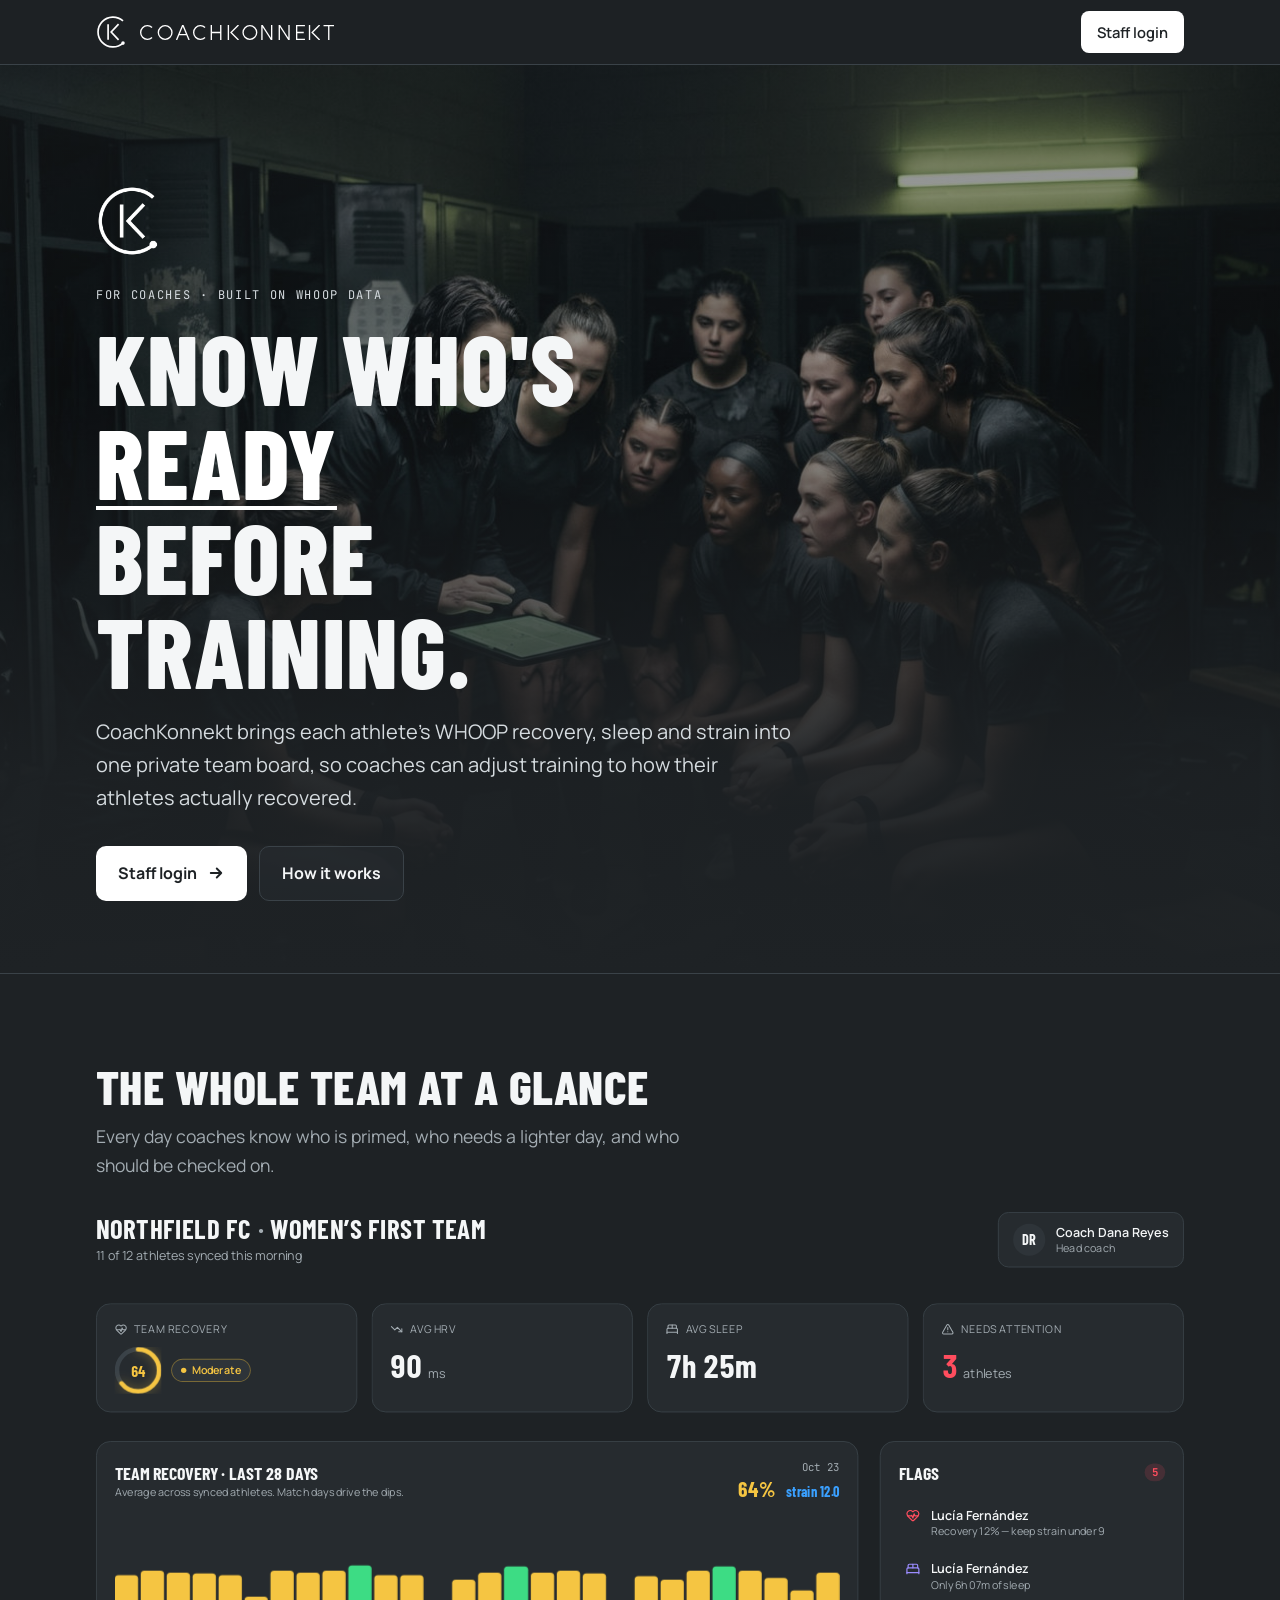
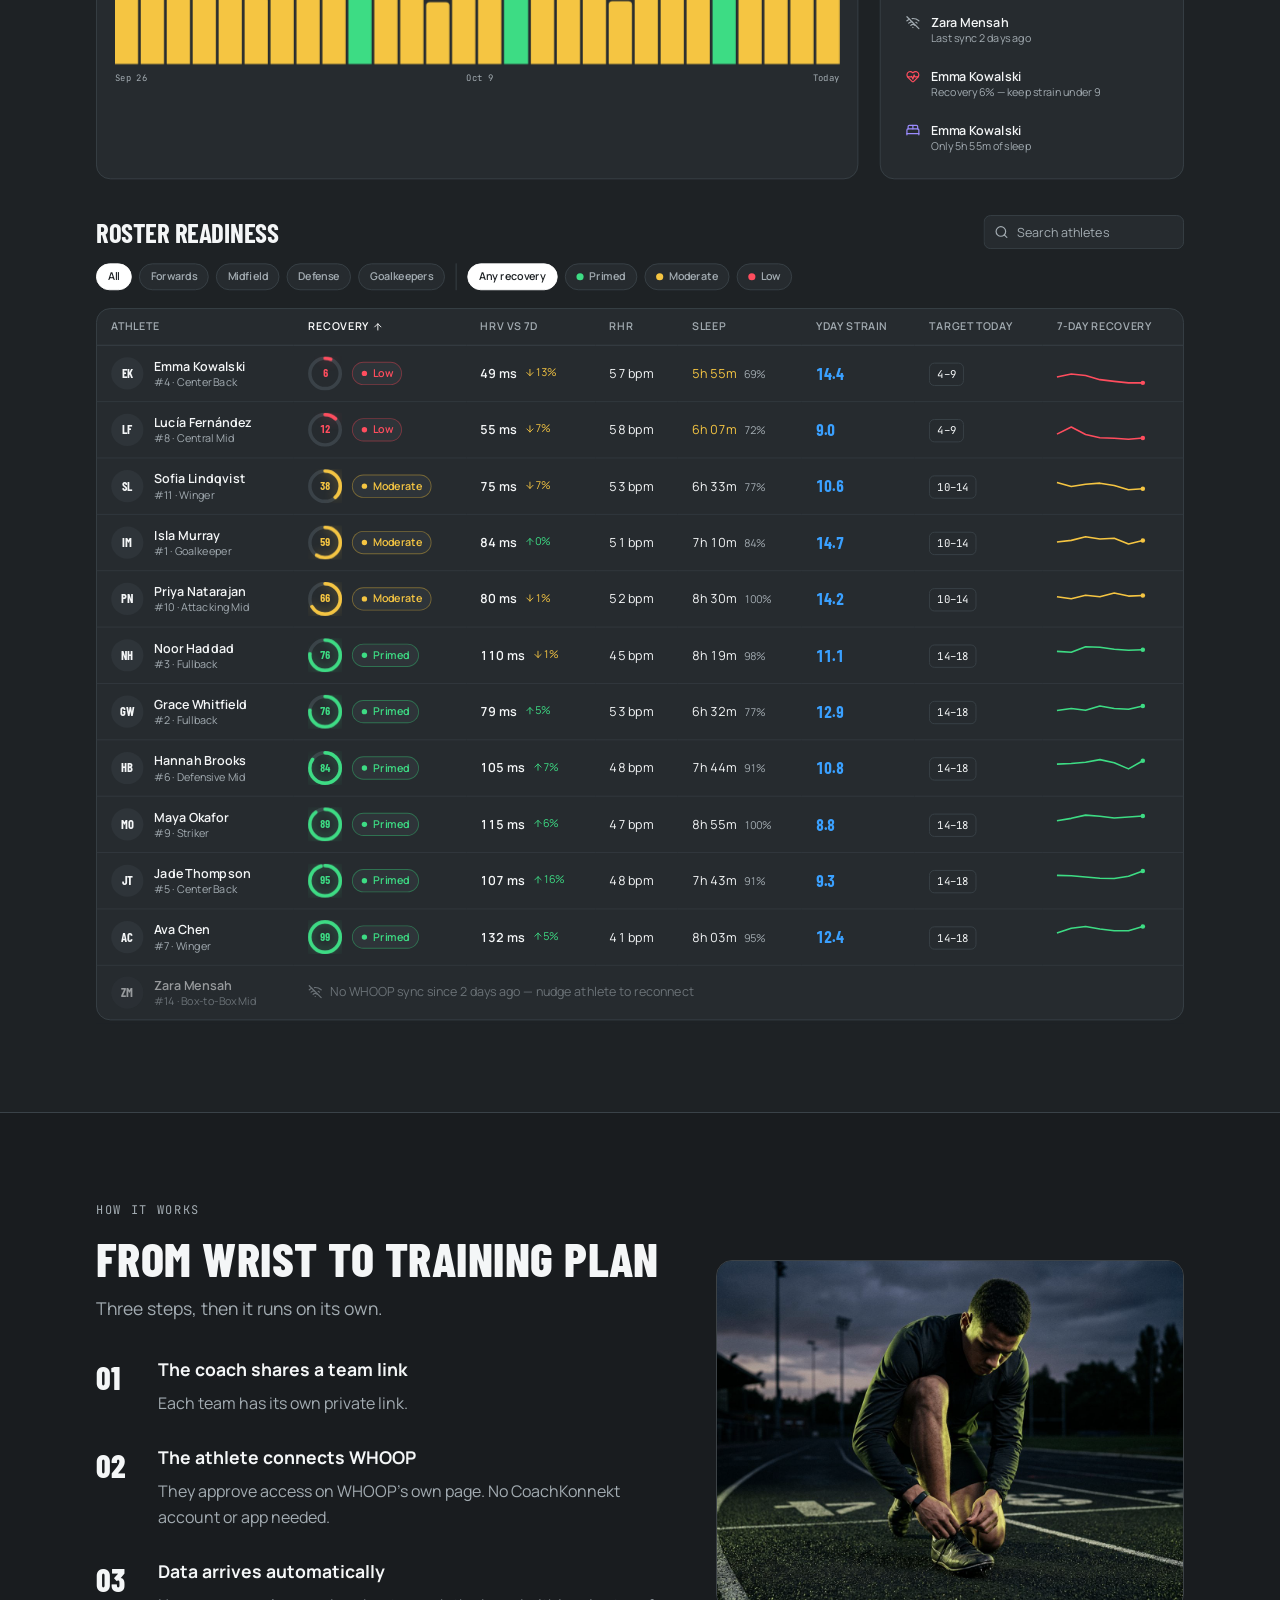
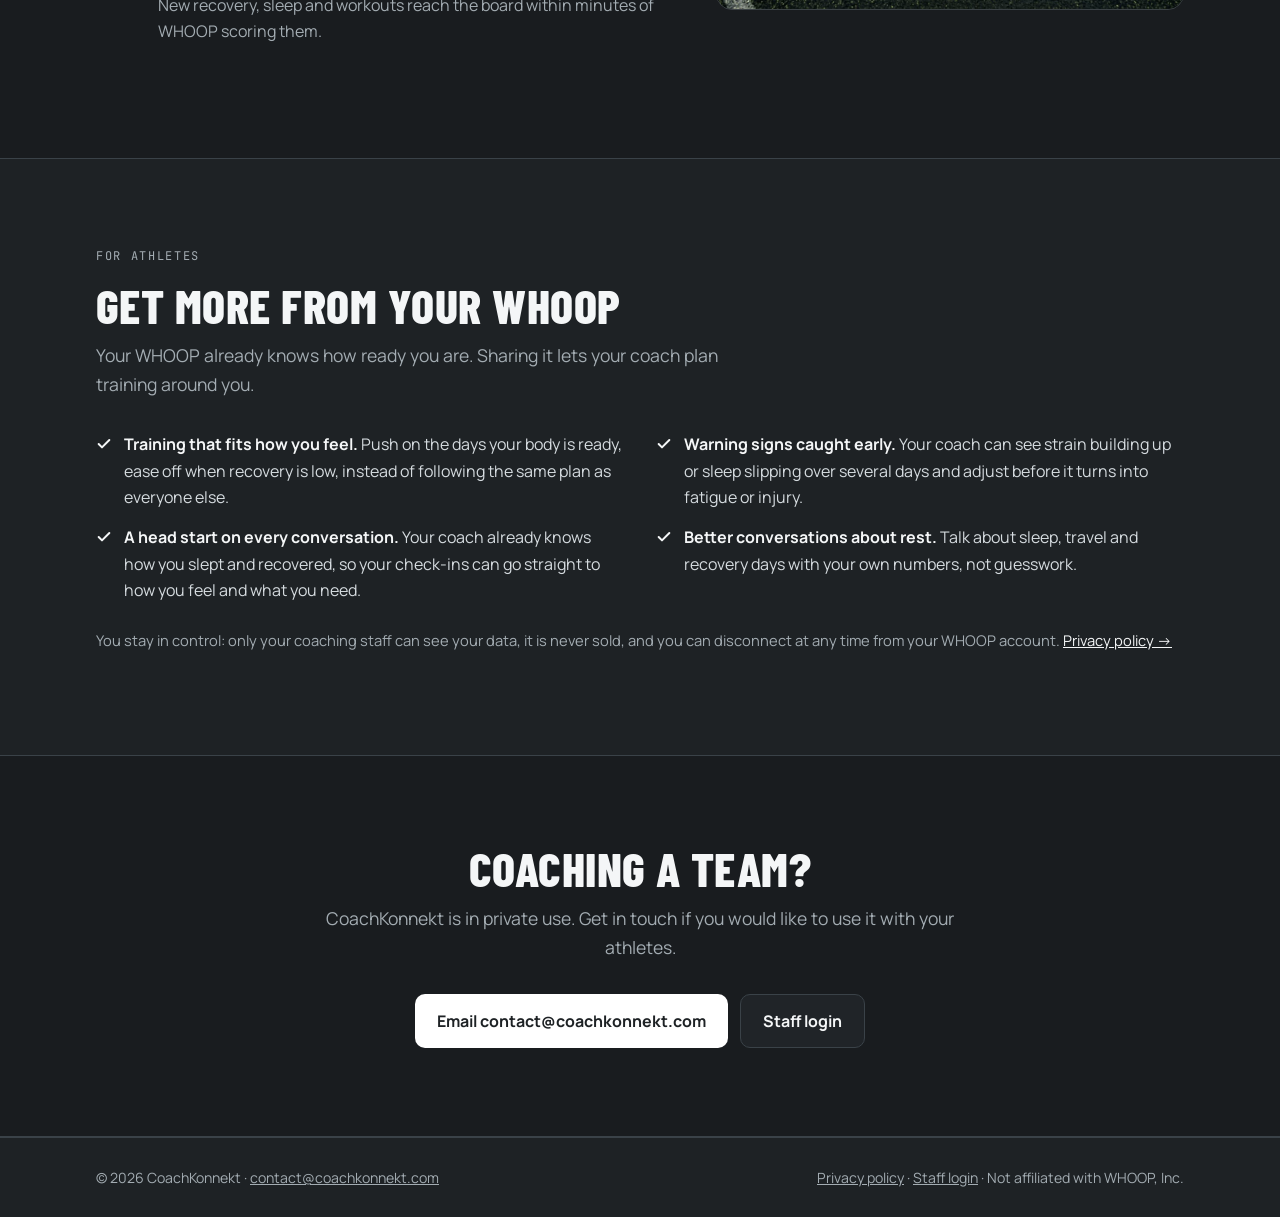
<file: index.html>
<!doctype html>
<html lang="en">
<head>
<meta charset="utf-8">
<meta name="viewport" content="width=device-width, initial-scale=1">
<title>CoachKonnekt · Team readiness from WHOOP data</title>
<meta name="description" content="CoachKonnekt brings athletes' WHOOP recovery, sleep and strain into one private team board for coaches.">
<link rel="icon" href="/favicon.ico">
<link rel="apple-touch-icon" href="/img/apple-touch-icon.png">
<link rel="preconnect" href="https://fonts.googleapis.com">
<link rel="preconnect" href="https://fonts.gstatic.com" crossorigin>
<link rel="stylesheet" href="https://fonts.googleapis.com/css2?family=Barlow+Condensed:wght@600;700;800&family=JetBrains+Mono:wght@400;600&family=Manrope:wght@400;500;600;700&display=swap">
<link rel="stylesheet" href="/site.css">
</head>
<body>
<header class="top"><div class="wrap">
  <a class="brand" href="/"><img src="/img/logo.svg" alt=""><img class="wm" src="/img/wordmark-white.svg" alt="CoachKonnekt"></a>
  <nav class="links"><a class="btn" href="/dashboard/">Staff login</a></nav>
</div></header>
<main>
<section class="hero" style="padding:0">
  <img src="/img/hero-1600.jpg" srcset="/img/hero-900.jpg 900w, /img/hero-1600.jpg 1600w, /img/hero-2576.jpg 2576w" sizes="100vw" alt="A coach going over data on a tablet with her team in the locker room" fetchpriority="high">
  <div class="wrap">
    <img class="mark" src="/img/logo.png" alt="">
    <p class="kicker" style="color:#d5dbdf">For coaches · Built on WHOOP data</p>
    <h1>Know who's <span>ready</span> before training.</h1>
    <p class="lead">CoachKonnekt brings each athlete's WHOOP recovery, sleep and strain into one private team board, so coaches can adjust training to how their athletes actually recovered.</p>
    <div class="cta"><a class="btn" href="/dashboard/">Staff login
      <svg width="18" height="18" viewBox="0 0 24 24" fill="none" stroke="currentColor" stroke-width="2.5" stroke-linecap="round" stroke-linejoin="round" aria-hidden="true"><path d="M5 12h14M13 6l6 6-6 6"/></svg></a>
      <a class="btn ghost" href="#how">How it works</a></div>
  </div>
</section>

<section>
  <div class="wrap">
    <h2>The whole team at a glance</h2>
    <p class="lead">Every day coaches know who is primed, who needs a lighter day, and who should be checked on.</p>
    <div class="example" id="exampleWrap">
      <iframe id="exampleBoard" src="/example/" title="CoachKonnekt team board" loading="lazy" scrolling="no"></iframe>
    </div>
  </div>
</section>

<section id="how" class="band">
  <div class="wrap split">
    <div>
      <p class="kicker">How it works</p>
      <h2>From wrist to training plan</h2>
      <p class="lead" style="margin-bottom:32px">Three steps, then it runs on its own.</p>
      <ol class="steps">
        <li><h3>The coach shares a team link</h3><p>Each team has its own private link.</p></li>
        <li><h3>The athlete connects WHOOP</h3><p>They approve access on WHOOP's own page. No CoachKonnekt account or app needed.</p></li>
        <li><h3>Data arrives automatically</h3><p>New recovery, sleep and workouts reach the board within minutes of WHOOP scoring them.</p></li>
      </ol>
    </div>
    <img src="/img/athlete.jpg" alt="An athlete wearing a fitness band tying his spikes on a running track at dusk" loading="lazy">
  </div>
</section>

<section id="athletes">
  <div class="wrap">
    <p class="kicker">For athletes</p>
    <h2>Get more from your WHOOP</h2>
    <p class="lead">Your WHOOP already knows how ready you are. Sharing it lets your coach plan training around you.</p>
    <ul class="checks two">
      <li><svg width="16" height="16" viewBox="0 0 24 24" fill="none" stroke="currentColor" stroke-width="3" stroke-linecap="round" stroke-linejoin="round" aria-hidden="true"><path d="M20 6 9 17l-5-5"/></svg><span><b style="color:var(--chalk)">Training that fits how you feel.</b> Push on the days your body is ready, ease off when recovery is low, instead of following the same plan as everyone else.</span></li>
      <li><svg width="16" height="16" viewBox="0 0 24 24" fill="none" stroke="currentColor" stroke-width="3" stroke-linecap="round" stroke-linejoin="round" aria-hidden="true"><path d="M20 6 9 17l-5-5"/></svg><span><b style="color:var(--chalk)">Warning signs caught early.</b> Your coach can see strain building up or sleep slipping over several days and adjust before it turns into fatigue or injury.</span></li>
      <li><svg width="16" height="16" viewBox="0 0 24 24" fill="none" stroke="currentColor" stroke-width="3" stroke-linecap="round" stroke-linejoin="round" aria-hidden="true"><path d="M20 6 9 17l-5-5"/></svg><span><b style="color:var(--chalk)">A head start on every conversation.</b> Your coach already knows how you slept and recovered, so your check-ins can go straight to how you feel and what you need.</span></li>
      <li><svg width="16" height="16" viewBox="0 0 24 24" fill="none" stroke="currentColor" stroke-width="3" stroke-linecap="round" stroke-linejoin="round" aria-hidden="true"><path d="M20 6 9 17l-5-5"/></svg><span><b style="color:var(--chalk)">Better conversations about rest.</b> Talk about sleep, travel and recovery days with your own numbers, not guesswork.</span></li>
    </ul>
    <p class="muted">You stay in control: only your coaching staff can see your data, it is never sold, and you can disconnect at any time from your WHOOP account. <a href="/privacy/">Privacy policy →</a></p>
  </div>
</section>

<section class="band center">
  <div class="wrap">
    <h2>Coaching a team?</h2>
    <p class="lead">CoachKonnekt is in private use. Get in touch if you would like to use it with your athletes.</p>
    <div class="cta" style="justify-content:center"><a class="btn" href="mailto:contact@coachkonnekt.com?subject=CoachKonnekt">Email contact@coachkonnekt.com</a><a class="btn ghost" href="/dashboard/">Staff login</a></div>
  </div>
</section>
</main>
<script>
  // The board is drawn at full desktop width (1280px) and scaled to fit, so it keeps the desktop layout.
  // On phones it uses its own mobile layout instead.
  (function () {
    var wrap = document.getElementById('exampleWrap'), frame = document.getElementById('exampleBoard');
    var DESIGN = 1216, contentH = 1700;
    function fit() {
      var w = wrap.clientWidth;
      if (w >= 700) {
        var s = Math.min(1, w / DESIGN);
        frame.style.width = DESIGN + 'px';
        frame.style.height = contentH + 'px';
        frame.style.transform = 'scale(' + s + ')';
        wrap.style.height = Math.ceil(contentH * s) + 'px';
      } else {
        frame.style.width = '100%';
        frame.style.transform = 'none';
        frame.style.height = contentH + 'px';
        wrap.style.height = 'auto';
      }
    }
    window.addEventListener('message', function (e) {
      if (e.data && e.data.coachkonnektExample) { contentH = e.data.coachkonnektExample; fit(); }
    });
    window.addEventListener('resize', fit);
    fit();
  })();
</script>
<footer class="foot"><div class="wrap">
  <span>© 2026 CoachKonnekt · <a href="mailto:contact@coachkonnekt.com">contact@coachkonnekt.com</a></span>
  <span><a href="/privacy/">Privacy policy</a> · <a href="/dashboard/">Staff login</a> · Not affiliated with WHOOP, Inc.</span>
</div></footer>

</body>
</html>
</file>
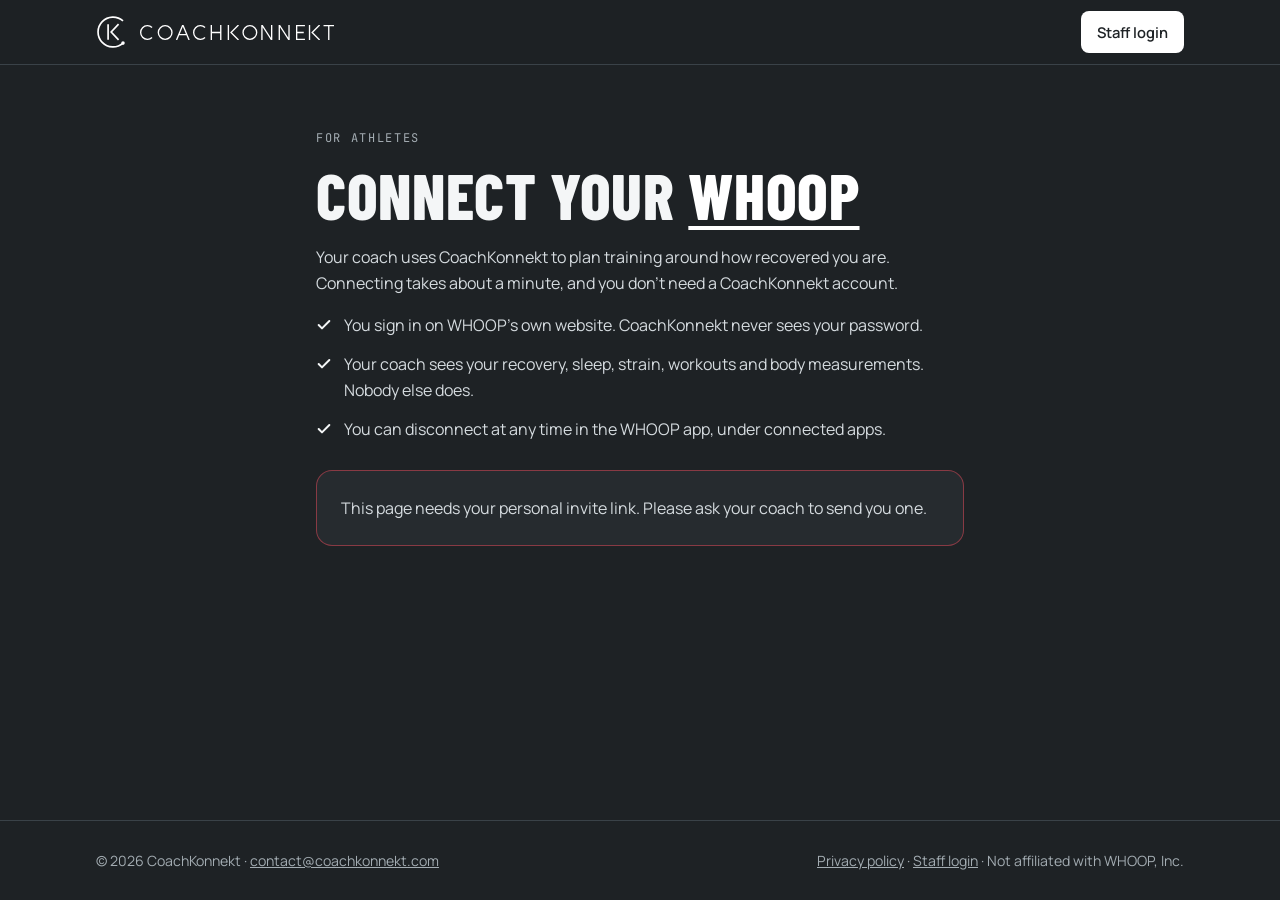
<file: connect/index.html>
<!doctype html>
<html lang="en">
<head>
<meta charset="utf-8">
<meta name="viewport" content="width=device-width, initial-scale=1">
<title>Connect WHOOP · CoachKonnekt</title>
<meta name="description" content="Connect your WHOOP account to your coach on CoachKonnekt.">
<meta name="robots" content="noindex">
<link rel="icon" href="/favicon.ico">
<link rel="apple-touch-icon" href="/img/apple-touch-icon.png">
<link rel="preconnect" href="https://fonts.googleapis.com">
<link rel="preconnect" href="https://fonts.gstatic.com" crossorigin>
<link rel="stylesheet" href="https://fonts.googleapis.com/css2?family=Barlow+Condensed:wght@600;700;800&family=JetBrains+Mono:wght@400;600&family=Manrope:wght@400;500;600;700&display=swap">
<link rel="stylesheet" href="/site.css">
</head>
<body>
<header class="top"><div class="wrap">
  <a class="brand" href="/"><img src="/img/logo.svg" alt=""><img class="wm" src="/img/wordmark-white.svg" alt="CoachKonnekt"></a>
  <nav class="links"><a class="btn" href="/dashboard/">Staff login</a></nav>
</div></header>
<main class="page">
<p class="kicker">For athletes</p>
<h1>Connect your <span>WHOOP</span></h1>
<p>Your coach uses CoachKonnekt to plan training around how recovered you are. Connecting takes about a minute, and you don't need a CoachKonnekt account.</p>
<ul class="checks">
  <li><svg width="16" height="16" viewBox="0 0 24 24" fill="none" stroke="currentColor" stroke-width="3" stroke-linecap="round" stroke-linejoin="round" aria-hidden="true"><path d="M20 6 9 17l-5-5"/></svg><span>You sign in on WHOOP's own website. CoachKonnekt never sees your password.</span></li>
  <li><svg width="16" height="16" viewBox="0 0 24 24" fill="none" stroke="currentColor" stroke-width="3" stroke-linecap="round" stroke-linejoin="round" aria-hidden="true"><path d="M20 6 9 17l-5-5"/></svg><span>Your coach sees your recovery, sleep, strain, workouts and body measurements. Nobody else does.</span></li>
  <li><svg width="16" height="16" viewBox="0 0 24 24" fill="none" stroke="currentColor" stroke-width="3" stroke-linecap="round" stroke-linejoin="round" aria-hidden="true"><path d="M20 6 9 17l-5-5"/></svg><span>You can disconnect at any time in the WHOOP app, under connected apps.</span></li>
</ul>
<div class="panel" id="ready">
  <p style="margin-bottom:20px">On the next screen, WHOOP will ask you to approve access for CoachKonnekt.</p>
  <a class="btn" id="go" href="#">Connect WHOOP
    <svg width="20" height="20" viewBox="0 0 24 24" fill="none" stroke="currentColor" stroke-width="2.5" stroke-linecap="round" stroke-linejoin="round" aria-hidden="true"><path d="M5 12h14M13 6l6 6-6 6"/></svg></a>
  <p class="muted" style="margin:16px 0 0">By connecting, you agree to the <a href="/privacy/">privacy policy</a>.</p>
</div>
<div class="panel warn" id="nolink" hidden>
  <p style="margin:0">This page needs your personal invite link. Please ask your coach to send you one.</p>
</div>
</main>
<footer class="foot"><div class="wrap">
  <span>© 2026 CoachKonnekt · <a href="mailto:contact@coachkonnekt.com">contact@coachkonnekt.com</a></span>
  <span><a href="/privacy/">Privacy policy</a> · <a href="/dashboard/">Staff login</a> · Not affiliated with WHOOP, Inc.</span>
</div></footer>
<script>
(function(){
  var invite = new URLSearchParams(location.search).get('invite');
  if (!invite) { document.getElementById('ready').hidden = true; document.getElementById('nolink').hidden = false; return; }
  document.getElementById('go').href = 'https://qecbwvgftefrgeqghokr.supabase.co/functions/v1/whoop/connect?invite=' + encodeURIComponent(invite);
})();
</script>
</body>
</html>
</file>
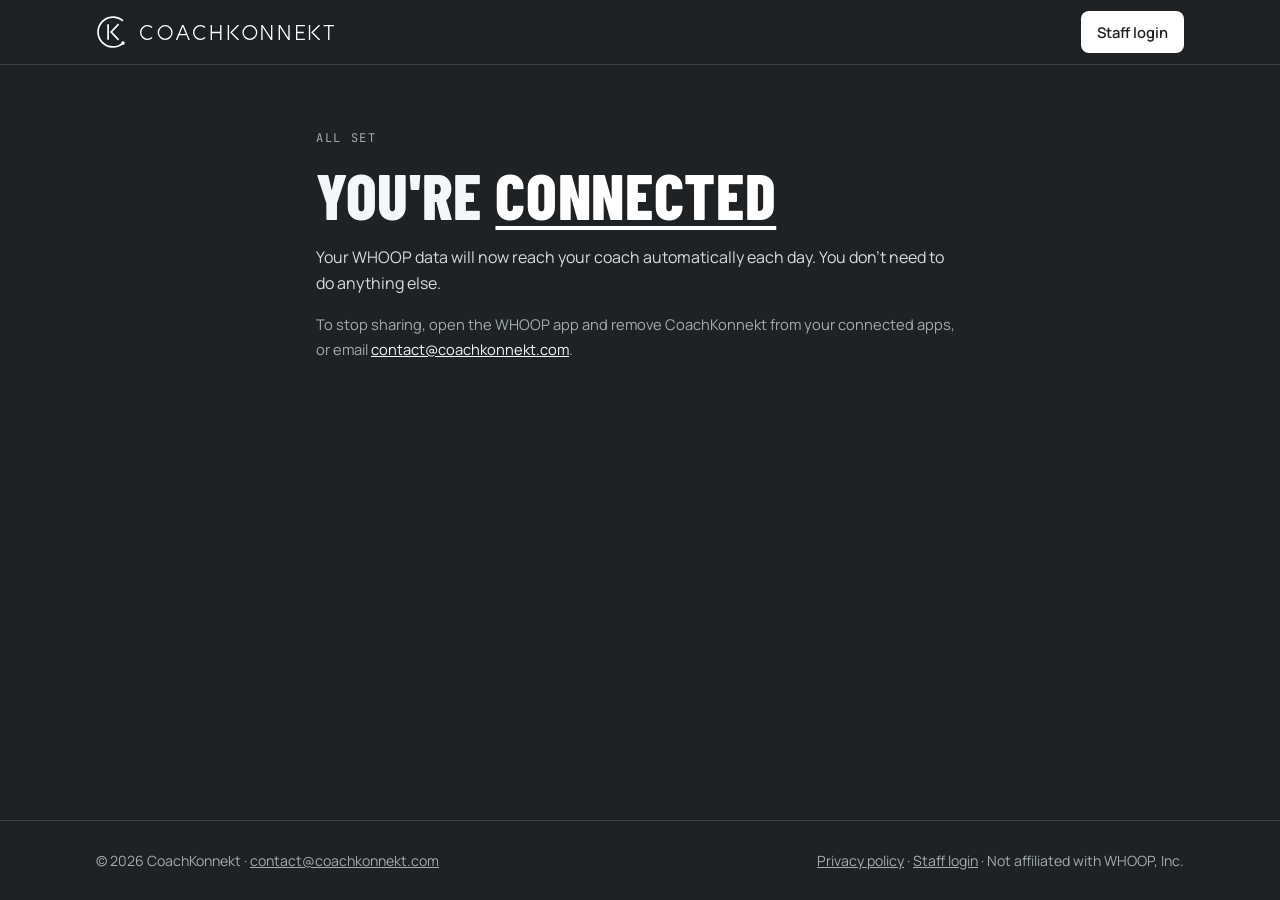
<file: connected/index.html>
<!doctype html>
<html lang="en">
<head>
<meta charset="utf-8">
<meta name="viewport" content="width=device-width, initial-scale=1">
<title>Connection · CoachKonnekt</title>
<meta name="description" content="CoachKonnekt connection result.">
<meta name="robots" content="noindex">
<link rel="icon" href="/favicon.ico">
<link rel="apple-touch-icon" href="/img/apple-touch-icon.png">
<link rel="preconnect" href="https://fonts.googleapis.com">
<link rel="preconnect" href="https://fonts.gstatic.com" crossorigin>
<link rel="stylesheet" href="https://fonts.googleapis.com/css2?family=Barlow+Condensed:wght@600;700;800&family=JetBrains+Mono:wght@400;600&family=Manrope:wght@400;500;600;700&display=swap">
<link rel="stylesheet" href="/site.css">
</head>
<body>
<header class="top"><div class="wrap">
  <a class="brand" href="/"><img src="/img/logo.svg" alt=""><img class="wm" src="/img/wordmark-white.svg" alt="CoachKonnekt"></a>
  <nav class="links"><a class="btn" href="/dashboard/">Staff login</a></nav>
</div></header>
<main class="page">
<div id="ok">
  <p class="kicker">All set</p>
  <h1>You're <span>connected</span><span id="who"></span></h1>
  <p>Your WHOOP data will now reach your coach automatically each day. You don't need to do anything else.</p>
  <p class="muted">To stop sharing, open the WHOOP app and remove CoachKonnekt from your connected apps, or email <a href="mailto:contact@coachkonnekt.com">contact@coachkonnekt.com</a>.</p>
</div>
<div id="fail" hidden>
  <p class="kicker">Not connected</p>
  <h1>Something <span>went wrong</span></h1>
  <p id="why">The connection could not be completed.</p>
  <p class="muted">Try the link from your coach again. If it keeps failing, email <a href="mailto:contact@coachkonnekt.com">contact@coachkonnekt.com</a> and mention this code: <code id="code"></code></p>
</div>
</main>
<footer class="foot"><div class="wrap">
  <span>© 2026 CoachKonnekt · <a href="mailto:contact@coachkonnekt.com">contact@coachkonnekt.com</a></span>
  <span><a href="/privacy/">Privacy policy</a> · <a href="/dashboard/">Staff login</a> · Not affiliated with WHOOP, Inc.</span>
</div></footer>
<script>
(function(){
  var q = new URLSearchParams(location.search), err = q.get('error'), name = q.get('name');
  var reasons = {
    access_denied: 'You chose not to give CoachKonnekt access, so nothing was shared.',
    invalid_link: 'This link is not valid. Please ask your coach for a new invite link.',
    invite_invalid: 'This invite link is not valid. Please ask your coach for a new one.',
    invite_used: 'This invite link has already been used. Each link works only once, so please ask your coach for a new one.',
    invite_expired: 'This invite link has expired. Links are valid for 2 days, so please ask your coach for a new one.',
    invite_cancelled: 'This invite link was cancelled by your coach. Please ask them for a new one.',
    link_expired: 'The sign-in took too long or was already used. Please open your invite link again.',
    missing_code: 'WHOOP did not complete the sign-in. Please open your invite link again.',
    server: 'CoachKonnekt had a problem saving your connection.'
  };
  if (err) {
    document.getElementById('ok').hidden = true;
    document.getElementById('fail').hidden = false;
    document.getElementById('why').textContent = reasons[err] || 'The connection could not be completed.';
    document.getElementById('code').textContent = err;
  } else if (name) {
    document.getElementById('who').textContent = ', ' + name;
  }
})();
</script>
</body>
</html>
</file>
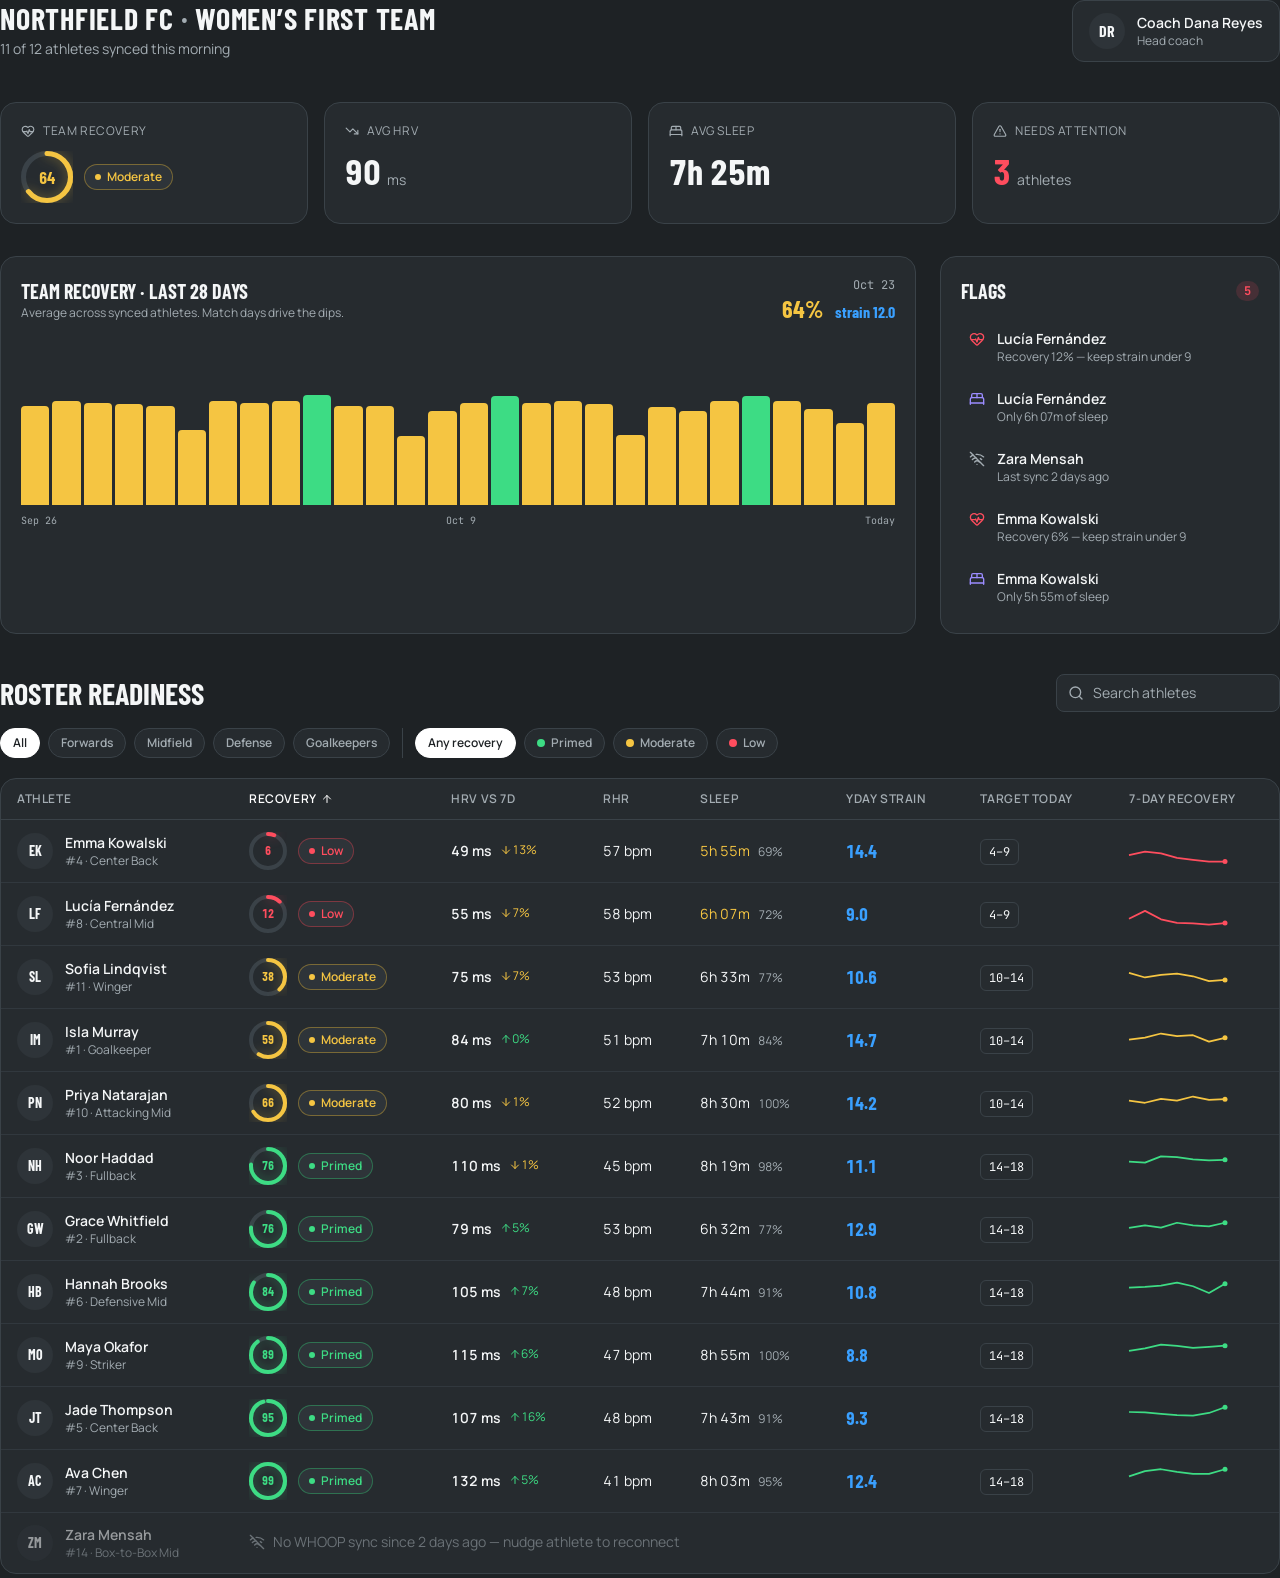
<file: example/index.html>
<!DOCTYPE html>
<html lang="en">
<head>
<meta charset="utf-8">
<meta name="viewport" content="width=device-width, initial-scale=1">
<meta name="robots" content="noindex">
<title>Team board · CoachKonnekt</title>
<link rel="preconnect" href="https://fonts.googleapis.com">
<link rel="preconnect" href="https://fonts.gstatic.com" crossorigin>
<link rel="stylesheet" href="https://fonts.googleapis.com/css2?family=Barlow+Condensed:wght@500;600;700;800&family=JetBrains+Mono:wght@400;600&family=Manrope:wght@400;500;600;700&display=swap">
<link rel="stylesheet" href="board.css">
<style>
  html, body { background: #1e2225; color-scheme: dark; }
  body { overflow: hidden; }
  a, button, input { pointer-events: none; cursor: default; }
  main.board-root { margin: 0; padding: 0 0 4px; }
</style>
</head>
<body>
<main class="board-root"><header class="flex flex-wrap items-center justify-between gap-6"><div class="animate-rise"><h3 class="font-display text-3xl font-bold uppercase tracking-wide" style="color:#f4f6f7;line-height:1.05;margin:0">Northfield FC <span class="text-mute">·</span> Women’s First Team</h3><p class="mt-1 text-sm text-mute">11 of 12 athletes synced this morning</p></div><div class="flex items-center gap-3 rounded-xl border border-line bg-panel px-4 py-3"><span class="grid h-9 w-9 place-items-center rounded-full bg-panel-2 font-display font-bold">DR</span><div><p class="text-sm font-semibold">Coach Dana Reyes</p><p class="text-xs text-mute">Head coach</p></div></div></header><dl class="mt-10 grid grid-cols-2 gap-4 lg:grid-cols-4"><div class="animate-rise rounded-2xl border border-line bg-panel p-5" style="animation-delay: 0ms;"><dt class="flex items-center gap-2 text-xs tracking-wider text-mute uppercase"><svg xmlns="http://www.w3.org/2000/svg" width="24" height="24" viewBox="0 0 24 24" fill="none" stroke="currentColor" stroke-width="2" stroke-linecap="round" stroke-linejoin="round" class="lucide lucide-heart-pulse h-3.5 w-3.5" aria-hidden="true"><path d="M2 9.5a5.5 5.5 0 0 1 9.591-3.676.56.56 0 0 0 .818 0A5.49 5.49 0 0 1 22 9.5c0 2.29-1.5 4-3 5.5l-5.492 5.313a2 2 0 0 1-3 .019L5 15c-1.5-1.5-3-3.2-3-5.5"></path><path d="M3.22 13H9.5l.5-1 2 4.5 2-7 1.5 3.5h5.27"></path></svg>Team recovery</dt><dd class="mt-3 flex items-baseline gap-1.5"><div class="flex items-center gap-3"><div class="relative shrink-0" role="img" aria-label="Recovery 64% (Moderate)" style="width: 52px; height: 52px;"><svg width="52" height="52" class="-rotate-90"><circle cx="26" cy="26" r="23.5" fill="none" stroke="currentColor" stroke-width="5" class="text-line"></circle><circle cx="26" cy="26" r="23.5" fill="none" stroke="#f5c542" stroke-width="5" stroke-linecap="round" stroke-dasharray="147.6548547187203" stroke-dashoffset="53.155747698739304" style="filter: drop-shadow(rgba(245, 197, 66, 0.4) 0px 0px 6px);"></circle></svg><span class="absolute inset-0 grid place-items-center font-display font-bold tabular-nums text-recover-yellow" style="font-size: 16.64px;">64<span class="sr-only">%</span></span></div><span class="inline-flex items-center gap-1.5 rounded-full bg-panel-2 px-2.5 py-1 text-xs font-semibold ring-1 ring-recover-yellow/40 text-recover-yellow"><span class="h-1.5 w-1.5 rounded-full bg-recover-yellow"></span>Moderate</span></div></dd></div><div class="animate-rise rounded-2xl border border-line bg-panel p-5" style="animation-delay: 60ms;"><dt class="flex items-center gap-2 text-xs tracking-wider text-mute uppercase"><svg xmlns="http://www.w3.org/2000/svg" width="24" height="24" viewBox="0 0 24 24" fill="none" stroke="currentColor" stroke-width="2" stroke-linecap="round" stroke-linejoin="round" class="lucide lucide-trending-down h-3.5 w-3.5" aria-hidden="true"><path d="M16 17h6v-6"></path><path d="m22 17-8.5-8.5-5 5L2 7"></path></svg>Avg HRV</dt><dd class="mt-3 flex items-baseline gap-1.5"><span class="font-display text-4xl font-bold tabular-nums ">90</span><span class="text-sm text-mute">ms</span></dd></div><div class="animate-rise rounded-2xl border border-line bg-panel p-5" style="animation-delay: 120ms;"><dt class="flex items-center gap-2 text-xs tracking-wider text-mute uppercase"><svg xmlns="http://www.w3.org/2000/svg" width="24" height="24" viewBox="0 0 24 24" fill="none" stroke="currentColor" stroke-width="2" stroke-linecap="round" stroke-linejoin="round" class="lucide lucide-bed-double h-3.5 w-3.5" aria-hidden="true"><path d="M2 20v-8a2 2 0 0 1 2-2h16a2 2 0 0 1 2 2v8"></path><path d="M4 10V6a2 2 0 0 1 2-2h12a2 2 0 0 1 2 2v4"></path><path d="M12 4v6"></path><path d="M2 18h20"></path></svg>Avg sleep</dt><dd class="mt-3 flex items-baseline gap-1.5"><span class="font-display text-4xl font-bold tabular-nums ">7h 25m</span></dd></div><div class="animate-rise rounded-2xl border border-line bg-panel p-5" style="animation-delay: 180ms;"><dt class="flex items-center gap-2 text-xs tracking-wider text-mute uppercase"><svg xmlns="http://www.w3.org/2000/svg" width="24" height="24" viewBox="0 0 24 24" fill="none" stroke="currentColor" stroke-width="2" stroke-linecap="round" stroke-linejoin="round" class="lucide lucide-triangle-alert lucide-alert-triangle h-3.5 w-3.5" aria-hidden="true"><path d="m21.73 18-8-14a2 2 0 0 0-3.48 0l-8 14A2 2 0 0 0 4 21h16a2 2 0 0 0 1.73-3"></path><path d="M12 9v4"></path><path d="M12 17h.01"></path></svg>Needs attention</dt><dd class="mt-3 flex items-baseline gap-1.5"><span class="font-display text-4xl font-bold tabular-nums text-recover-red">3</span><span class="text-sm text-mute">athletes</span></dd></div></dl><div class="mt-8 grid gap-6 lg:grid-cols-[1fr_340px]"><section aria-labelledby="trend-title" class="rounded-2xl border border-line bg-panel p-5"><div class="flex flex-wrap items-start justify-between gap-3"><div><h2 id="trend-title" class="font-display text-xl font-bold uppercase">Team recovery · last 28 days</h2><p class="text-xs text-mute">Average across synced athletes. Match days drive the dips.</p></div><div class="text-right" aria-live="polite"><p class="font-mono text-xs text-mute">Oct 23</p><p class="font-display text-2xl font-bold"><span class="text-recover-yellow">64%</span><span class="ml-3 text-base text-strain">strain 12.0</span></p></div></div><div class="mt-5 flex h-40 items-end gap-[3px]" role="img" aria-label="Team recovery over 28 days, from 62% to 64%"><div class="group relative flex h-full flex-1 items-end"><div class="w-full rounded-t-sm transition-opacity bg-recover-yellow " style="height: 62%;"></div></div><div class="group relative flex h-full flex-1 items-end"><div class="w-full rounded-t-sm transition-opacity bg-recover-yellow " style="height: 65%;"></div></div><div class="group relative flex h-full flex-1 items-end"><div class="w-full rounded-t-sm transition-opacity bg-recover-yellow " style="height: 64%;"></div></div><div class="group relative flex h-full flex-1 items-end"><div class="w-full rounded-t-sm transition-opacity bg-recover-yellow " style="height: 63%;"></div></div><div class="group relative flex h-full flex-1 items-end"><div class="w-full rounded-t-sm transition-opacity bg-recover-yellow " style="height: 62%;"></div></div><div class="group relative flex h-full flex-1 items-end"><div class="w-full rounded-t-sm transition-opacity bg-recover-yellow " style="height: 47%;"></div></div><div class="group relative flex h-full flex-1 items-end"><div class="w-full rounded-t-sm transition-opacity bg-recover-yellow " style="height: 65%;"></div></div><div class="group relative flex h-full flex-1 items-end"><div class="w-full rounded-t-sm transition-opacity bg-recover-yellow " style="height: 64%;"></div></div><div class="group relative flex h-full flex-1 items-end"><div class="w-full rounded-t-sm transition-opacity bg-recover-yellow " style="height: 65%;"></div></div><div class="group relative flex h-full flex-1 items-end"><div class="w-full rounded-t-sm transition-opacity bg-recover-green " style="height: 69%;"></div></div><div class="group relative flex h-full flex-1 items-end"><div class="w-full rounded-t-sm transition-opacity bg-recover-yellow " style="height: 62%;"></div></div><div class="group relative flex h-full flex-1 items-end"><div class="w-full rounded-t-sm transition-opacity bg-recover-yellow " style="height: 62%;"></div></div><div class="group relative flex h-full flex-1 items-end"><div class="w-full rounded-t-sm transition-opacity bg-recover-yellow " style="height: 43%;"></div></div><div class="group relative flex h-full flex-1 items-end"><div class="w-full rounded-t-sm transition-opacity bg-recover-yellow " style="height: 59%;"></div></div><div class="group relative flex h-full flex-1 items-end"><div class="w-full rounded-t-sm transition-opacity bg-recover-yellow " style="height: 64%;"></div></div><div class="group relative flex h-full flex-1 items-end"><div class="w-full rounded-t-sm transition-opacity bg-recover-green " style="height: 68%;"></div></div><div class="group relative flex h-full flex-1 items-end"><div class="w-full rounded-t-sm transition-opacity bg-recover-yellow " style="height: 64%;"></div></div><div class="group relative flex h-full flex-1 items-end"><div class="w-full rounded-t-sm transition-opacity bg-recover-yellow " style="height: 65%;"></div></div><div class="group relative flex h-full flex-1 items-end"><div class="w-full rounded-t-sm transition-opacity bg-recover-yellow " style="height: 63%;"></div></div><div class="group relative flex h-full flex-1 items-end"><div class="w-full rounded-t-sm transition-opacity bg-recover-yellow " style="height: 44%;"></div></div><div class="group relative flex h-full flex-1 items-end"><div class="w-full rounded-t-sm transition-opacity bg-recover-yellow " style="height: 61%;"></div></div><div class="group relative flex h-full flex-1 items-end"><div class="w-full rounded-t-sm transition-opacity bg-recover-yellow " style="height: 59%;"></div></div><div class="group relative flex h-full flex-1 items-end"><div class="w-full rounded-t-sm transition-opacity bg-recover-yellow " style="height: 65%;"></div></div><div class="group relative flex h-full flex-1 items-end"><div class="w-full rounded-t-sm transition-opacity bg-recover-green " style="height: 68%;"></div></div><div class="group relative flex h-full flex-1 items-end"><div class="w-full rounded-t-sm transition-opacity bg-recover-yellow " style="height: 65%;"></div></div><div class="group relative flex h-full flex-1 items-end"><div class="w-full rounded-t-sm transition-opacity bg-recover-yellow " style="height: 60%;"></div></div><div class="group relative flex h-full flex-1 items-end"><div class="w-full rounded-t-sm transition-opacity bg-recover-yellow " style="height: 51%;"></div></div><div class="group relative flex h-full flex-1 items-end"><div class="w-full rounded-t-sm transition-opacity bg-recover-yellow " style="height: 64%;"></div></div></div><div class="mt-2 flex justify-between font-mono text-[10px] text-mute"><span>Sep 26</span><span>Oct 9</span><span>Today</span></div></section><section aria-labelledby="alerts-title" class="rounded-2xl border border-line bg-panel p-5"><h2 id="alerts-title" class="flex items-center justify-between font-display text-xl font-bold uppercase">Flags<span class="rounded-full bg-recover-red/15 px-2 py-0.5 font-mono text-xs text-recover-red">5</span></h2><ul class="mt-4 space-y-2"><li><a class="flex items-start gap-3 rounded-lg p-2 transition hover:bg-panel-2" href="#" tabindex="-1"><svg xmlns="http://www.w3.org/2000/svg" width="24" height="24" viewBox="0 0 24 24" fill="none" stroke="currentColor" stroke-width="2" stroke-linecap="round" stroke-linejoin="round" class="lucide lucide-heart-pulse mt-0.5 h-4 w-4 shrink-0 text-recover-red" aria-hidden="true"><path d="M2 9.5a5.5 5.5 0 0 1 9.591-3.676.56.56 0 0 0 .818 0A5.49 5.49 0 0 1 22 9.5c0 2.29-1.5 4-3 5.5l-5.492 5.313a2 2 0 0 1-3 .019L5 15c-1.5-1.5-3-3.2-3-5.5"></path><path d="M3.22 13H9.5l.5-1 2 4.5 2-7 1.5 3.5h5.27"></path></svg><div><p class="text-sm font-semibold">Lucía Fernández</p><p class="text-xs text-mute">Recovery 12% — keep strain under 9</p></div></a></li><li><a class="flex items-start gap-3 rounded-lg p-2 transition hover:bg-panel-2" href="#" tabindex="-1"><svg xmlns="http://www.w3.org/2000/svg" width="24" height="24" viewBox="0 0 24 24" fill="none" stroke="currentColor" stroke-width="2" stroke-linecap="round" stroke-linejoin="round" class="lucide lucide-bed-double mt-0.5 h-4 w-4 shrink-0 text-sleep" aria-hidden="true"><path d="M2 20v-8a2 2 0 0 1 2-2h16a2 2 0 0 1 2 2v8"></path><path d="M4 10V6a2 2 0 0 1 2-2h12a2 2 0 0 1 2 2v4"></path><path d="M12 4v6"></path><path d="M2 18h20"></path></svg><div><p class="text-sm font-semibold">Lucía Fernández</p><p class="text-xs text-mute">Only 6h 07m of sleep</p></div></a></li><li><a class="flex items-start gap-3 rounded-lg p-2 transition hover:bg-panel-2" href="#" tabindex="-1"><svg xmlns="http://www.w3.org/2000/svg" width="24" height="24" viewBox="0 0 24 24" fill="none" stroke="currentColor" stroke-width="2" stroke-linecap="round" stroke-linejoin="round" class="lucide lucide-wifi-off mt-0.5 h-4 w-4 shrink-0 text-mute" aria-hidden="true"><path d="M12 20h.01"></path><path d="M8.5 16.429a5 5 0 0 1 7 0"></path><path d="M5 12.859a10 10 0 0 1 5.17-2.69"></path><path d="M19 12.859a10 10 0 0 0-2.007-1.523"></path><path d="M2 8.82a15 15 0 0 1 4.177-2.643"></path><path d="M22 8.82a15 15 0 0 0-11.288-3.764"></path><path d="m2 2 20 20"></path></svg><div><p class="text-sm font-semibold">Zara Mensah</p><p class="text-xs text-mute">Last sync 2 days ago</p></div></a></li><li><a class="flex items-start gap-3 rounded-lg p-2 transition hover:bg-panel-2" href="#" tabindex="-1"><svg xmlns="http://www.w3.org/2000/svg" width="24" height="24" viewBox="0 0 24 24" fill="none" stroke="currentColor" stroke-width="2" stroke-linecap="round" stroke-linejoin="round" class="lucide lucide-heart-pulse mt-0.5 h-4 w-4 shrink-0 text-recover-red" aria-hidden="true"><path d="M2 9.5a5.5 5.5 0 0 1 9.591-3.676.56.56 0 0 0 .818 0A5.49 5.49 0 0 1 22 9.5c0 2.29-1.5 4-3 5.5l-5.492 5.313a2 2 0 0 1-3 .019L5 15c-1.5-1.5-3-3.2-3-5.5"></path><path d="M3.22 13H9.5l.5-1 2 4.5 2-7 1.5 3.5h5.27"></path></svg><div><p class="text-sm font-semibold">Emma Kowalski</p><p class="text-xs text-mute">Recovery 6% — keep strain under 9</p></div></a></li><li><a class="flex items-start gap-3 rounded-lg p-2 transition hover:bg-panel-2" href="#" tabindex="-1"><svg xmlns="http://www.w3.org/2000/svg" width="24" height="24" viewBox="0 0 24 24" fill="none" stroke="currentColor" stroke-width="2" stroke-linecap="round" stroke-linejoin="round" class="lucide lucide-bed-double mt-0.5 h-4 w-4 shrink-0 text-sleep" aria-hidden="true"><path d="M2 20v-8a2 2 0 0 1 2-2h16a2 2 0 0 1 2 2v8"></path><path d="M4 10V6a2 2 0 0 1 2-2h12a2 2 0 0 1 2 2v4"></path><path d="M12 4v6"></path><path d="M2 18h20"></path></svg><div><p class="text-sm font-semibold">Emma Kowalski</p><p class="text-xs text-mute">Only 5h 55m of sleep</p></div></a></li></ul></section></div><section aria-labelledby="roster-title" class="mt-10"><div class="flex flex-wrap items-center justify-between gap-4"><h2 id="roster-title" class="font-display text-3xl font-bold uppercase">Roster readiness</h2><label class="relative"><span class="sr-only">Search athletes</span><svg xmlns="http://www.w3.org/2000/svg" width="24" height="24" viewBox="0 0 24 24" fill="none" stroke="currentColor" stroke-width="2" stroke-linecap="round" stroke-linejoin="round" class="lucide lucide-search pointer-events-none absolute top-1/2 left-3 h-4 w-4 -translate-y-1/2 text-mute" aria-hidden="true"><path d="m21 21-4.34-4.34"></path><circle cx="11" cy="11" r="8"></circle></svg><input disabled placeholder="Search athletes" class="w-56 rounded-lg border border-line bg-panel py-2 pr-3 pl-9 text-sm placeholder:text-mute focus:border-volt focus:outline-none" value=""></label></div><div class="mt-4 flex flex-wrap gap-2"><button tabindex="-1" type="button" aria-pressed="true" class="inline-flex items-center gap-1.5 rounded-full border px-3 py-1.5 text-xs font-semibold transition border-volt bg-volt text-ink">All</button><button tabindex="-1" type="button" aria-pressed="false" class="inline-flex items-center gap-1.5 rounded-full border px-3 py-1.5 text-xs font-semibold transition border-line bg-panel text-mute hover:text-chalk">Forwards</button><button tabindex="-1" type="button" aria-pressed="false" class="inline-flex items-center gap-1.5 rounded-full border px-3 py-1.5 text-xs font-semibold transition border-line bg-panel text-mute hover:text-chalk">Midfield</button><button tabindex="-1" type="button" aria-pressed="false" class="inline-flex items-center gap-1.5 rounded-full border px-3 py-1.5 text-xs font-semibold transition border-line bg-panel text-mute hover:text-chalk">Defense</button><button tabindex="-1" type="button" aria-pressed="false" class="inline-flex items-center gap-1.5 rounded-full border px-3 py-1.5 text-xs font-semibold transition border-line bg-panel text-mute hover:text-chalk">Goalkeepers</button><span class="mx-1 w-px self-stretch bg-line"></span><button tabindex="-1" type="button" aria-pressed="true" class="inline-flex items-center gap-1.5 rounded-full border px-3 py-1.5 text-xs font-semibold transition border-volt bg-volt text-ink">Any recovery</button><button tabindex="-1" type="button" aria-pressed="false" class="inline-flex items-center gap-1.5 rounded-full border px-3 py-1.5 text-xs font-semibold transition border-line bg-panel text-mute hover:text-chalk"><span class="h-2 w-2 rounded-full bg-recover-green"></span>Primed</button><button tabindex="-1" type="button" aria-pressed="false" class="inline-flex items-center gap-1.5 rounded-full border px-3 py-1.5 text-xs font-semibold transition border-line bg-panel text-mute hover:text-chalk"><span class="h-2 w-2 rounded-full bg-recover-yellow"></span>Moderate</button><button tabindex="-1" type="button" aria-pressed="false" class="inline-flex items-center gap-1.5 rounded-full border px-3 py-1.5 text-xs font-semibold transition border-line bg-panel text-mute hover:text-chalk"><span class="h-2 w-2 rounded-full bg-recover-red"></span>Low</button></div><div class="mt-5 overflow-x-auto rounded-2xl border border-line bg-panel"><table class="w-full min-w-[860px] text-left text-sm"><thead class="border-b border-line text-xs tracking-wider text-mute uppercase"><tr><th class="px-4 py-3 font-semibold" aria-sort="none"><button tabindex="-1" type="button" class="inline-flex items-center gap-1 uppercase hover:text-chalk ">Athlete</button></th><th class="px-4 py-3 font-semibold" aria-sort="ascending"><button tabindex="-1" type="button" class="inline-flex items-center gap-1 uppercase hover:text-chalk text-volt">Recovery<svg xmlns="http://www.w3.org/2000/svg" width="24" height="24" viewBox="0 0 24 24" fill="none" stroke="currentColor" stroke-width="2" stroke-linecap="round" stroke-linejoin="round" class="lucide lucide-arrow-up h-3 w-3" aria-hidden="true"><path d="m5 12 7-7 7 7"></path><path d="M12 19V5"></path></svg></button></th><th class="px-4 py-3 font-semibold" aria-sort="none"><button tabindex="-1" type="button" class="inline-flex items-center gap-1 uppercase hover:text-chalk ">HRV vs 7d</button></th><th class="px-4 py-3 font-semibold">RHR</th><th class="px-4 py-3 font-semibold" aria-sort="none"><button tabindex="-1" type="button" class="inline-flex items-center gap-1 uppercase hover:text-chalk ">Sleep</button></th><th class="px-4 py-3 font-semibold" aria-sort="none"><button tabindex="-1" type="button" class="inline-flex items-center gap-1 uppercase hover:text-chalk ">Yday strain</button></th><th class="px-4 py-3 font-semibold">Target today</th><th class="px-4 py-3 font-semibold">7-day recovery</th></tr></thead><tbody><tr class="cursor-pointer border-b border-line/60 transition-colors last:border-0 hover:bg-panel-2 "><td class="px-4 py-3"><div class="flex items-center gap-3"><span class="grid h-9 w-9 shrink-0 place-items-center rounded-full bg-panel-2 font-display text-sm font-bold">EK</span><div><a class="font-semibold hover:text-volt" href="#" tabindex="-1">Emma Kowalski</a><p class="text-xs text-mute">#4 · Center Back</p></div></div></td><td class="px-4 py-3"><div class="flex items-center gap-3"><div class="relative shrink-0" role="img" aria-label="Recovery 6% (Low)" style="width: 38px; height: 38px;"><svg width="38" height="38" class="-rotate-90"><circle cx="19" cy="19" r="17" fill="none" stroke="currentColor" stroke-width="4" class="text-line"></circle><circle cx="19" cy="19" r="17" fill="none" stroke="#ff4d5e" stroke-width="4" stroke-linecap="round" stroke-dasharray="106.81415022205297" stroke-dashoffset="100.4053012087298" style="filter: drop-shadow(rgba(255, 77, 94, 0.4) 0px 0px 6px);"></circle></svg><span class="absolute inset-0 grid place-items-center font-display font-bold tabular-nums text-recover-red" style="font-size: 12.16px;">6<span class="sr-only">%</span></span></div><span class="inline-flex items-center gap-1.5 rounded-full bg-panel-2 px-2.5 py-1 text-xs font-semibold ring-1 ring-recover-red/40 text-recover-red"><span class="h-1.5 w-1.5 rounded-full bg-recover-red"></span>Low</span></div></td><td class="px-4 py-3 tabular-nums"><span class="font-semibold">49 ms</span><span class="ml-2 inline-flex items-center text-xs text-recover-yellow"><svg xmlns="http://www.w3.org/2000/svg" width="24" height="24" viewBox="0 0 24 24" fill="none" stroke="currentColor" stroke-width="2" stroke-linecap="round" stroke-linejoin="round" class="lucide lucide-arrow-down h-3 w-3" aria-hidden="true"><path d="M12 5v14"></path><path d="m19 12-7 7-7-7"></path></svg>13%</span></td><td class="px-4 py-3 tabular-nums">57 bpm</td><td class="px-4 py-3 tabular-nums"><span class="text-recover-yellow">5h 55m</span><span class="ml-2 text-xs text-mute">69%</span></td><td class="px-4 py-3 font-display text-lg font-bold text-strain tabular-nums">14.4</td><td class="px-4 py-3"><span class="rounded-md border border-line px-2 py-1 font-mono text-xs">4–9</span></td><td class="px-4 py-3"><svg width="96" height="28" viewBox="0 0 96 28" aria-hidden="true" class="overflow-visible"><path d="M0,18.08 L16,14.72 L32,16.4 L48,20.96 L64,22.88 L80,24.56 L96,24.56" fill="none" stroke="#ff4d5e" stroke-width="1.75" stroke-linejoin="round"></path><circle cx="96" cy="24.56" r="2.5" fill="#ff4d5e"></circle></svg></td></tr><tr class="cursor-pointer border-b border-line/60 transition-colors last:border-0 hover:bg-panel-2 "><td class="px-4 py-3"><div class="flex items-center gap-3"><span class="grid h-9 w-9 shrink-0 place-items-center rounded-full bg-panel-2 font-display text-sm font-bold">LF</span><div><a class="font-semibold hover:text-volt" href="#" tabindex="-1">Lucía Fernández</a><p class="text-xs text-mute">#8 · Central Mid</p></div></div></td><td class="px-4 py-3"><div class="flex items-center gap-3"><div class="relative shrink-0" role="img" aria-label="Recovery 12% (Low)" style="width: 38px; height: 38px;"><svg width="38" height="38" class="-rotate-90"><circle cx="19" cy="19" r="17" fill="none" stroke="currentColor" stroke-width="4" class="text-line"></circle><circle cx="19" cy="19" r="17" fill="none" stroke="#ff4d5e" stroke-width="4" stroke-linecap="round" stroke-dasharray="106.81415022205297" stroke-dashoffset="93.99645219540662" style="filter: drop-shadow(rgba(255, 77, 94, 0.4) 0px 0px 6px);"></circle></svg><span class="absolute inset-0 grid place-items-center font-display font-bold tabular-nums text-recover-red" style="font-size: 12.16px;">12<span class="sr-only">%</span></span></div><span class="inline-flex items-center gap-1.5 rounded-full bg-panel-2 px-2.5 py-1 text-xs font-semibold ring-1 ring-recover-red/40 text-recover-red"><span class="h-1.5 w-1.5 rounded-full bg-recover-red"></span>Low</span></div></td><td class="px-4 py-3 tabular-nums"><span class="font-semibold">55 ms</span><span class="ml-2 inline-flex items-center text-xs text-recover-yellow"><svg xmlns="http://www.w3.org/2000/svg" width="24" height="24" viewBox="0 0 24 24" fill="none" stroke="currentColor" stroke-width="2" stroke-linecap="round" stroke-linejoin="round" class="lucide lucide-arrow-down h-3 w-3" aria-hidden="true"><path d="M12 5v14"></path><path d="m19 12-7 7-7-7"></path></svg>7%</span></td><td class="px-4 py-3 tabular-nums">58 bpm</td><td class="px-4 py-3 tabular-nums"><span class="text-recover-yellow">6h 07m</span><span class="ml-2 text-xs text-mute">72%</span></td><td class="px-4 py-3 font-display text-lg font-bold text-strain tabular-nums">9.0</td><td class="px-4 py-3"><span class="rounded-md border border-line px-2 py-1 font-mono text-xs">4–9</span></td><td class="px-4 py-3"><svg width="96" height="28" viewBox="0 0 96 28" aria-hidden="true" class="overflow-visible"><path d="M0,18.8 L16,10.879999999999999 L32,19.28 L48,22.88 L64,23.36 L80,24.56 L96,23.12" fill="none" stroke="#ff4d5e" stroke-width="1.75" stroke-linejoin="round"></path><circle cx="96" cy="23.12" r="2.5" fill="#ff4d5e"></circle></svg></td></tr><tr class="cursor-pointer border-b border-line/60 transition-colors last:border-0 hover:bg-panel-2 "><td class="px-4 py-3"><div class="flex items-center gap-3"><span class="grid h-9 w-9 shrink-0 place-items-center rounded-full bg-panel-2 font-display text-sm font-bold">SL</span><div><a class="font-semibold hover:text-volt" href="#" tabindex="-1">Sofia Lindqvist</a><p class="text-xs text-mute">#11 · Winger</p></div></div></td><td class="px-4 py-3"><div class="flex items-center gap-3"><div class="relative shrink-0" role="img" aria-label="Recovery 38% (Moderate)" style="width: 38px; height: 38px;"><svg width="38" height="38" class="-rotate-90"><circle cx="19" cy="19" r="17" fill="none" stroke="currentColor" stroke-width="4" class="text-line"></circle><circle cx="19" cy="19" r="17" fill="none" stroke="#f5c542" stroke-width="4" stroke-linecap="round" stroke-dasharray="106.81415022205297" stroke-dashoffset="66.22477313767284" style="filter: drop-shadow(rgba(245, 197, 66, 0.4) 0px 0px 6px);"></circle></svg><span class="absolute inset-0 grid place-items-center font-display font-bold tabular-nums text-recover-yellow" style="font-size: 12.16px;">38<span class="sr-only">%</span></span></div><span class="inline-flex items-center gap-1.5 rounded-full bg-panel-2 px-2.5 py-1 text-xs font-semibold ring-1 ring-recover-yellow/40 text-recover-yellow"><span class="h-1.5 w-1.5 rounded-full bg-recover-yellow"></span>Moderate</span></div></td><td class="px-4 py-3 tabular-nums"><span class="font-semibold">75 ms</span><span class="ml-2 inline-flex items-center text-xs text-recover-yellow"><svg xmlns="http://www.w3.org/2000/svg" width="24" height="24" viewBox="0 0 24 24" fill="none" stroke="currentColor" stroke-width="2" stroke-linecap="round" stroke-linejoin="round" class="lucide lucide-arrow-down h-3 w-3" aria-hidden="true"><path d="M12 5v14"></path><path d="m19 12-7 7-7-7"></path></svg>7%</span></td><td class="px-4 py-3 tabular-nums">53 bpm</td><td class="px-4 py-3 tabular-nums"><span class="">6h 33m</span><span class="ml-2 text-xs text-mute">77%</span></td><td class="px-4 py-3 font-display text-lg font-bold text-strain tabular-nums">10.6</td><td class="px-4 py-3"><span class="rounded-md border border-line px-2 py-1 font-mono text-xs">10–14</span></td><td class="px-4 py-3"><svg width="96" height="28" viewBox="0 0 96 28" aria-hidden="true" class="overflow-visible"><path d="M0,9.919999999999998 L16,14.48 L32,11.84 L48,10.64 L64,13.28 L80,18.08 L96,16.88" fill="none" stroke="#f5c542" stroke-width="1.75" stroke-linejoin="round"></path><circle cx="96" cy="16.88" r="2.5" fill="#f5c542"></circle></svg></td></tr><tr class="cursor-pointer border-b border-line/60 transition-colors last:border-0 hover:bg-panel-2 "><td class="px-4 py-3"><div class="flex items-center gap-3"><span class="grid h-9 w-9 shrink-0 place-items-center rounded-full bg-panel-2 font-display text-sm font-bold">IM</span><div><a class="font-semibold hover:text-volt" href="#" tabindex="-1">Isla Murray</a><p class="text-xs text-mute">#1 · Goalkeeper</p></div></div></td><td class="px-4 py-3"><div class="flex items-center gap-3"><div class="relative shrink-0" role="img" aria-label="Recovery 59% (Moderate)" style="width: 38px; height: 38px;"><svg width="38" height="38" class="-rotate-90"><circle cx="19" cy="19" r="17" fill="none" stroke="currentColor" stroke-width="4" class="text-line"></circle><circle cx="19" cy="19" r="17" fill="none" stroke="#f5c542" stroke-width="4" stroke-linecap="round" stroke-dasharray="106.81415022205297" stroke-dashoffset="43.79380159104172" style="filter: drop-shadow(rgba(245, 197, 66, 0.4) 0px 0px 6px);"></circle></svg><span class="absolute inset-0 grid place-items-center font-display font-bold tabular-nums text-recover-yellow" style="font-size: 12.16px;">59<span class="sr-only">%</span></span></div><span class="inline-flex items-center gap-1.5 rounded-full bg-panel-2 px-2.5 py-1 text-xs font-semibold ring-1 ring-recover-yellow/40 text-recover-yellow"><span class="h-1.5 w-1.5 rounded-full bg-recover-yellow"></span>Moderate</span></div></td><td class="px-4 py-3 tabular-nums"><span class="font-semibold">84 ms</span><span class="ml-2 inline-flex items-center text-xs text-recover-green"><svg xmlns="http://www.w3.org/2000/svg" width="24" height="24" viewBox="0 0 24 24" fill="none" stroke="currentColor" stroke-width="2" stroke-linecap="round" stroke-linejoin="round" class="lucide lucide-arrow-up h-3 w-3" aria-hidden="true"><path d="m5 12 7-7 7 7"></path><path d="M12 19V5"></path></svg>0%</span></td><td class="px-4 py-3 tabular-nums">51 bpm</td><td class="px-4 py-3 tabular-nums"><span class="">7h 10m</span><span class="ml-2 text-xs text-mute">84%</span></td><td class="px-4 py-3 font-display text-lg font-bold text-strain tabular-nums">14.7</td><td class="px-4 py-3"><span class="rounded-md border border-line px-2 py-1 font-mono text-xs">10–14</span></td><td class="px-4 py-3"><svg width="96" height="28" viewBox="0 0 96 28" aria-hidden="true" class="overflow-visible"><path d="M0,13.52 L16,11.600000000000001 L32,7.52 L48,10.16 L64,9.200000000000003 L80,15.68 L96,11.84" fill="none" stroke="#f5c542" stroke-width="1.75" stroke-linejoin="round"></path><circle cx="96" cy="11.84" r="2.5" fill="#f5c542"></circle></svg></td></tr><tr class="cursor-pointer border-b border-line/60 transition-colors last:border-0 hover:bg-panel-2 "><td class="px-4 py-3"><div class="flex items-center gap-3"><span class="grid h-9 w-9 shrink-0 place-items-center rounded-full bg-panel-2 font-display text-sm font-bold">PN</span><div><a class="font-semibold hover:text-volt" href="#" tabindex="-1">Priya Natarajan</a><p class="text-xs text-mute">#10 · Attacking Mid</p></div></div></td><td class="px-4 py-3"><div class="flex items-center gap-3"><div class="relative shrink-0" role="img" aria-label="Recovery 66% (Moderate)" style="width: 38px; height: 38px;"><svg width="38" height="38" class="-rotate-90"><circle cx="19" cy="19" r="17" fill="none" stroke="currentColor" stroke-width="4" class="text-line"></circle><circle cx="19" cy="19" r="17" fill="none" stroke="#f5c542" stroke-width="4" stroke-linecap="round" stroke-dasharray="106.81415022205297" stroke-dashoffset="36.31681107549801" style="filter: drop-shadow(rgba(245, 197, 66, 0.4) 0px 0px 6px);"></circle></svg><span class="absolute inset-0 grid place-items-center font-display font-bold tabular-nums text-recover-yellow" style="font-size: 12.16px;">66<span class="sr-only">%</span></span></div><span class="inline-flex items-center gap-1.5 rounded-full bg-panel-2 px-2.5 py-1 text-xs font-semibold ring-1 ring-recover-yellow/40 text-recover-yellow"><span class="h-1.5 w-1.5 rounded-full bg-recover-yellow"></span>Moderate</span></div></td><td class="px-4 py-3 tabular-nums"><span class="font-semibold">80 ms</span><span class="ml-2 inline-flex items-center text-xs text-recover-yellow"><svg xmlns="http://www.w3.org/2000/svg" width="24" height="24" viewBox="0 0 24 24" fill="none" stroke="currentColor" stroke-width="2" stroke-linecap="round" stroke-linejoin="round" class="lucide lucide-arrow-down h-3 w-3" aria-hidden="true"><path d="M12 5v14"></path><path d="m19 12-7 7-7-7"></path></svg>1%</span></td><td class="px-4 py-3 tabular-nums">52 bpm</td><td class="px-4 py-3 tabular-nums"><span class="">8h 30m</span><span class="ml-2 text-xs text-mute">100%</span></td><td class="px-4 py-3 font-display text-lg font-bold text-strain tabular-nums">14.2</td><td class="px-4 py-3"><span class="rounded-md border border-line px-2 py-1 font-mono text-xs">10–14</span></td><td class="px-4 py-3"><svg width="96" height="28" viewBox="0 0 96 28" aria-hidden="true" class="overflow-visible"><path d="M0,11.600000000000001 L16,13.76 L32,9.919999999999998 L48,11.600000000000001 L64,7.52 L80,10.879999999999999 L96,10.16" fill="none" stroke="#f5c542" stroke-width="1.75" stroke-linejoin="round"></path><circle cx="96" cy="10.16" r="2.5" fill="#f5c542"></circle></svg></td></tr><tr class="cursor-pointer border-b border-line/60 transition-colors last:border-0 hover:bg-panel-2 "><td class="px-4 py-3"><div class="flex items-center gap-3"><span class="grid h-9 w-9 shrink-0 place-items-center rounded-full bg-panel-2 font-display text-sm font-bold">NH</span><div><a class="font-semibold hover:text-volt" href="#" tabindex="-1">Noor Haddad</a><p class="text-xs text-mute">#3 · Fullback</p></div></div></td><td class="px-4 py-3"><div class="flex items-center gap-3"><div class="relative shrink-0" role="img" aria-label="Recovery 76% (Primed)" style="width: 38px; height: 38px;"><svg width="38" height="38" class="-rotate-90"><circle cx="19" cy="19" r="17" fill="none" stroke="currentColor" stroke-width="4" class="text-line"></circle><circle cx="19" cy="19" r="17" fill="none" stroke="#3ddc84" stroke-width="4" stroke-linecap="round" stroke-dasharray="106.81415022205297" stroke-dashoffset="25.635396053292713" style="filter: drop-shadow(rgba(61, 220, 132, 0.4) 0px 0px 6px);"></circle></svg><span class="absolute inset-0 grid place-items-center font-display font-bold tabular-nums text-recover-green" style="font-size: 12.16px;">76<span class="sr-only">%</span></span></div><span class="inline-flex items-center gap-1.5 rounded-full bg-panel-2 px-2.5 py-1 text-xs font-semibold ring-1 ring-recover-green/40 text-recover-green"><span class="h-1.5 w-1.5 rounded-full bg-recover-green"></span>Primed</span></div></td><td class="px-4 py-3 tabular-nums"><span class="font-semibold">110 ms</span><span class="ml-2 inline-flex items-center text-xs text-recover-yellow"><svg xmlns="http://www.w3.org/2000/svg" width="24" height="24" viewBox="0 0 24 24" fill="none" stroke="currentColor" stroke-width="2" stroke-linecap="round" stroke-linejoin="round" class="lucide lucide-arrow-down h-3 w-3" aria-hidden="true"><path d="M12 5v14"></path><path d="m19 12-7 7-7-7"></path></svg>1%</span></td><td class="px-4 py-3 tabular-nums">45 bpm</td><td class="px-4 py-3 tabular-nums"><span class="">8h 19m</span><span class="ml-2 text-xs text-mute">98%</span></td><td class="px-4 py-3 font-display text-lg font-bold text-strain tabular-nums">11.1</td><td class="px-4 py-3"><span class="rounded-md border border-line px-2 py-1 font-mono text-xs">14–18</span></td><td class="px-4 py-3"><svg width="96" height="28" viewBox="0 0 96 28" aria-hidden="true" class="overflow-visible"><path d="M0,9.68 L16,10.64 L32,4.399999999999999 L48,5.120000000000001 L64,7.280000000000001 L80,8.48 L96,7.759999999999998" fill="none" stroke="#3ddc84" stroke-width="1.75" stroke-linejoin="round"></path><circle cx="96" cy="7.759999999999998" r="2.5" fill="#3ddc84"></circle></svg></td></tr><tr class="cursor-pointer border-b border-line/60 transition-colors last:border-0 hover:bg-panel-2 "><td class="px-4 py-3"><div class="flex items-center gap-3"><span class="grid h-9 w-9 shrink-0 place-items-center rounded-full bg-panel-2 font-display text-sm font-bold">GW</span><div><a class="font-semibold hover:text-volt" href="#" tabindex="-1">Grace Whitfield</a><p class="text-xs text-mute">#2 · Fullback</p></div></div></td><td class="px-4 py-3"><div class="flex items-center gap-3"><div class="relative shrink-0" role="img" aria-label="Recovery 76% (Primed)" style="width: 38px; height: 38px;"><svg width="38" height="38" class="-rotate-90"><circle cx="19" cy="19" r="17" fill="none" stroke="currentColor" stroke-width="4" class="text-line"></circle><circle cx="19" cy="19" r="17" fill="none" stroke="#3ddc84" stroke-width="4" stroke-linecap="round" stroke-dasharray="106.81415022205297" stroke-dashoffset="25.635396053292713" style="filter: drop-shadow(rgba(61, 220, 132, 0.4) 0px 0px 6px);"></circle></svg><span class="absolute inset-0 grid place-items-center font-display font-bold tabular-nums text-recover-green" style="font-size: 12.16px;">76<span class="sr-only">%</span></span></div><span class="inline-flex items-center gap-1.5 rounded-full bg-panel-2 px-2.5 py-1 text-xs font-semibold ring-1 ring-recover-green/40 text-recover-green"><span class="h-1.5 w-1.5 rounded-full bg-recover-green"></span>Primed</span></div></td><td class="px-4 py-3 tabular-nums"><span class="font-semibold">79 ms</span><span class="ml-2 inline-flex items-center text-xs text-recover-green"><svg xmlns="http://www.w3.org/2000/svg" width="24" height="24" viewBox="0 0 24 24" fill="none" stroke="currentColor" stroke-width="2" stroke-linecap="round" stroke-linejoin="round" class="lucide lucide-arrow-up h-3 w-3" aria-hidden="true"><path d="m5 12 7-7 7 7"></path><path d="M12 19V5"></path></svg>5%</span></td><td class="px-4 py-3 tabular-nums">53 bpm</td><td class="px-4 py-3 tabular-nums"><span class="">6h 32m</span><span class="ml-2 text-xs text-mute">77%</span></td><td class="px-4 py-3 font-display text-lg font-bold text-strain tabular-nums">12.9</td><td class="px-4 py-3"><span class="rounded-md border border-line px-2 py-1 font-mono text-xs">14–18</span></td><td class="px-4 py-3"><svg width="96" height="28" viewBox="0 0 96 28" aria-hidden="true" class="overflow-visible"><path d="M0,12.799999999999999 L16,10.399999999999999 L32,12.559999999999999 L48,7.759999999999998 L64,10.399999999999999 L80,11.36 L96,7.759999999999998" fill="none" stroke="#3ddc84" stroke-width="1.75" stroke-linejoin="round"></path><circle cx="96" cy="7.759999999999998" r="2.5" fill="#3ddc84"></circle></svg></td></tr><tr class="cursor-pointer border-b border-line/60 transition-colors last:border-0 hover:bg-panel-2 "><td class="px-4 py-3"><div class="flex items-center gap-3"><span class="grid h-9 w-9 shrink-0 place-items-center rounded-full bg-panel-2 font-display text-sm font-bold">HB</span><div><a class="font-semibold hover:text-volt" href="#" tabindex="-1">Hannah Brooks</a><p class="text-xs text-mute">#6 · Defensive Mid</p></div></div></td><td class="px-4 py-3"><div class="flex items-center gap-3"><div class="relative shrink-0" role="img" aria-label="Recovery 84% (Primed)" style="width: 38px; height: 38px;"><svg width="38" height="38" class="-rotate-90"><circle cx="19" cy="19" r="17" fill="none" stroke="currentColor" stroke-width="4" class="text-line"></circle><circle cx="19" cy="19" r="17" fill="none" stroke="#3ddc84" stroke-width="4" stroke-linecap="round" stroke-dasharray="106.81415022205297" stroke-dashoffset="17.090264035528477" style="filter: drop-shadow(rgba(61, 220, 132, 0.4) 0px 0px 6px);"></circle></svg><span class="absolute inset-0 grid place-items-center font-display font-bold tabular-nums text-recover-green" style="font-size: 12.16px;">84<span class="sr-only">%</span></span></div><span class="inline-flex items-center gap-1.5 rounded-full bg-panel-2 px-2.5 py-1 text-xs font-semibold ring-1 ring-recover-green/40 text-recover-green"><span class="h-1.5 w-1.5 rounded-full bg-recover-green"></span>Primed</span></div></td><td class="px-4 py-3 tabular-nums"><span class="font-semibold">105 ms</span><span class="ml-2 inline-flex items-center text-xs text-recover-green"><svg xmlns="http://www.w3.org/2000/svg" width="24" height="24" viewBox="0 0 24 24" fill="none" stroke="currentColor" stroke-width="2" stroke-linecap="round" stroke-linejoin="round" class="lucide lucide-arrow-up h-3 w-3" aria-hidden="true"><path d="m5 12 7-7 7 7"></path><path d="M12 19V5"></path></svg>7%</span></td><td class="px-4 py-3 tabular-nums">48 bpm</td><td class="px-4 py-3 tabular-nums"><span class="">7h 44m</span><span class="ml-2 text-xs text-mute">91%</span></td><td class="px-4 py-3 font-display text-lg font-bold text-strain tabular-nums">10.8</td><td class="px-4 py-3"><span class="rounded-md border border-line px-2 py-1 font-mono text-xs">14–18</span></td><td class="px-4 py-3"><svg width="96" height="28" viewBox="0 0 96 28" aria-hidden="true" class="overflow-visible"><path d="M0,9.68 L16,8.96 L32,7.52 L48,4.640000000000001 L64,8.240000000000002 L80,14.959999999999999 L96,5.84" fill="none" stroke="#3ddc84" stroke-width="1.75" stroke-linejoin="round"></path><circle cx="96" cy="5.84" r="2.5" fill="#3ddc84"></circle></svg></td></tr><tr class="cursor-pointer border-b border-line/60 transition-colors last:border-0 hover:bg-panel-2 "><td class="px-4 py-3"><div class="flex items-center gap-3"><span class="grid h-9 w-9 shrink-0 place-items-center rounded-full bg-panel-2 font-display text-sm font-bold">MO</span><div><a class="font-semibold hover:text-volt" href="#" tabindex="-1">Maya Okafor</a><p class="text-xs text-mute">#9 · Striker</p></div></div></td><td class="px-4 py-3"><div class="flex items-center gap-3"><div class="relative shrink-0" role="img" aria-label="Recovery 89% (Primed)" style="width: 38px; height: 38px;"><svg width="38" height="38" class="-rotate-90"><circle cx="19" cy="19" r="17" fill="none" stroke="currentColor" stroke-width="4" class="text-line"></circle><circle cx="19" cy="19" r="17" fill="none" stroke="#3ddc84" stroke-width="4" stroke-linecap="round" stroke-dasharray="106.81415022205297" stroke-dashoffset="11.749556524425826" style="filter: drop-shadow(rgba(61, 220, 132, 0.4) 0px 0px 6px);"></circle></svg><span class="absolute inset-0 grid place-items-center font-display font-bold tabular-nums text-recover-green" style="font-size: 12.16px;">89<span class="sr-only">%</span></span></div><span class="inline-flex items-center gap-1.5 rounded-full bg-panel-2 px-2.5 py-1 text-xs font-semibold ring-1 ring-recover-green/40 text-recover-green"><span class="h-1.5 w-1.5 rounded-full bg-recover-green"></span>Primed</span></div></td><td class="px-4 py-3 tabular-nums"><span class="font-semibold">115 ms</span><span class="ml-2 inline-flex items-center text-xs text-recover-green"><svg xmlns="http://www.w3.org/2000/svg" width="24" height="24" viewBox="0 0 24 24" fill="none" stroke="currentColor" stroke-width="2" stroke-linecap="round" stroke-linejoin="round" class="lucide lucide-arrow-up h-3 w-3" aria-hidden="true"><path d="m5 12 7-7 7 7"></path><path d="M12 19V5"></path></svg>6%</span></td><td class="px-4 py-3 tabular-nums">47 bpm</td><td class="px-4 py-3 tabular-nums"><span class="">8h 55m</span><span class="ml-2 text-xs text-mute">100%</span></td><td class="px-4 py-3 font-display text-lg font-bold text-strain tabular-nums">8.8</td><td class="px-4 py-3"><span class="rounded-md border border-line px-2 py-1 font-mono text-xs">14–18</span></td><td class="px-4 py-3"><svg width="96" height="28" viewBox="0 0 96 28" aria-hidden="true" class="overflow-visible"><path d="M0,9.919999999999998 L16,7.280000000000001 L32,3.6799999999999997 L48,4.879999999999999 L64,6.799999999999997 L80,5.84 L96,4.640000000000001" fill="none" stroke="#3ddc84" stroke-width="1.75" stroke-linejoin="round"></path><circle cx="96" cy="4.640000000000001" r="2.5" fill="#3ddc84"></circle></svg></td></tr><tr class="cursor-pointer border-b border-line/60 transition-colors last:border-0 hover:bg-panel-2 "><td class="px-4 py-3"><div class="flex items-center gap-3"><span class="grid h-9 w-9 shrink-0 place-items-center rounded-full bg-panel-2 font-display text-sm font-bold">JT</span><div><a class="font-semibold hover:text-volt" href="#" tabindex="-1">Jade Thompson</a><p class="text-xs text-mute">#5 · Center Back</p></div></div></td><td class="px-4 py-3"><div class="flex items-center gap-3"><div class="relative shrink-0" role="img" aria-label="Recovery 95% (Primed)" style="width: 38px; height: 38px;"><svg width="38" height="38" class="-rotate-90"><circle cx="19" cy="19" r="17" fill="none" stroke="currentColor" stroke-width="4" class="text-line"></circle><circle cx="19" cy="19" r="17" fill="none" stroke="#3ddc84" stroke-width="4" stroke-linecap="round" stroke-dasharray="106.81415022205297" stroke-dashoffset="5.340707511102654" style="filter: drop-shadow(rgba(61, 220, 132, 0.4) 0px 0px 6px);"></circle></svg><span class="absolute inset-0 grid place-items-center font-display font-bold tabular-nums text-recover-green" style="font-size: 12.16px;">95<span class="sr-only">%</span></span></div><span class="inline-flex items-center gap-1.5 rounded-full bg-panel-2 px-2.5 py-1 text-xs font-semibold ring-1 ring-recover-green/40 text-recover-green"><span class="h-1.5 w-1.5 rounded-full bg-recover-green"></span>Primed</span></div></td><td class="px-4 py-3 tabular-nums"><span class="font-semibold">107 ms</span><span class="ml-2 inline-flex items-center text-xs text-recover-green"><svg xmlns="http://www.w3.org/2000/svg" width="24" height="24" viewBox="0 0 24 24" fill="none" stroke="currentColor" stroke-width="2" stroke-linecap="round" stroke-linejoin="round" class="lucide lucide-arrow-up h-3 w-3" aria-hidden="true"><path d="m5 12 7-7 7 7"></path><path d="M12 19V5"></path></svg>16%</span></td><td class="px-4 py-3 tabular-nums">48 bpm</td><td class="px-4 py-3 tabular-nums"><span class="">7h 43m</span><span class="ml-2 text-xs text-mute">91%</span></td><td class="px-4 py-3 font-display text-lg font-bold text-strain tabular-nums">9.3</td><td class="px-4 py-3"><span class="rounded-md border border-line px-2 py-1 font-mono text-xs">14–18</span></td><td class="px-4 py-3"><svg width="96" height="28" viewBox="0 0 96 28" aria-hidden="true" class="overflow-visible"><path d="M0,8 L16,8.48 L32,9.919999999999998 L48,11.120000000000001 L64,11.600000000000001 L80,8.96 L96,3.200000000000003" fill="none" stroke="#3ddc84" stroke-width="1.75" stroke-linejoin="round"></path><circle cx="96" cy="3.200000000000003" r="2.5" fill="#3ddc84"></circle></svg></td></tr><tr class="cursor-pointer border-b border-line/60 transition-colors last:border-0 hover:bg-panel-2 "><td class="px-4 py-3"><div class="flex items-center gap-3"><span class="grid h-9 w-9 shrink-0 place-items-center rounded-full bg-panel-2 font-display text-sm font-bold">AC</span><div><a class="font-semibold hover:text-volt" href="#" tabindex="-1">Ava Chen</a><p class="text-xs text-mute">#7 · Winger</p></div></div></td><td class="px-4 py-3"><div class="flex items-center gap-3"><div class="relative shrink-0" role="img" aria-label="Recovery 99% (Primed)" style="width: 38px; height: 38px;"><svg width="38" height="38" class="-rotate-90"><circle cx="19" cy="19" r="17" fill="none" stroke="currentColor" stroke-width="4" class="text-line"></circle><circle cx="19" cy="19" r="17" fill="none" stroke="#3ddc84" stroke-width="4" stroke-linecap="round" stroke-dasharray="106.81415022205297" stroke-dashoffset="1.0681415022205307" style="filter: drop-shadow(rgba(61, 220, 132, 0.4) 0px 0px 6px);"></circle></svg><span class="absolute inset-0 grid place-items-center font-display font-bold tabular-nums text-recover-green" style="font-size: 12.16px;">99<span class="sr-only">%</span></span></div><span class="inline-flex items-center gap-1.5 rounded-full bg-panel-2 px-2.5 py-1 text-xs font-semibold ring-1 ring-recover-green/40 text-recover-green"><span class="h-1.5 w-1.5 rounded-full bg-recover-green"></span>Primed</span></div></td><td class="px-4 py-3 tabular-nums"><span class="font-semibold">132 ms</span><span class="ml-2 inline-flex items-center text-xs text-recover-green"><svg xmlns="http://www.w3.org/2000/svg" width="24" height="24" viewBox="0 0 24 24" fill="none" stroke="currentColor" stroke-width="2" stroke-linecap="round" stroke-linejoin="round" class="lucide lucide-arrow-up h-3 w-3" aria-hidden="true"><path d="m5 12 7-7 7 7"></path><path d="M12 19V5"></path></svg>5%</span></td><td class="px-4 py-3 tabular-nums">41 bpm</td><td class="px-4 py-3 tabular-nums"><span class="">8h 03m</span><span class="ml-2 text-xs text-mute">95%</span></td><td class="px-4 py-3 font-display text-lg font-bold text-strain tabular-nums">12.4</td><td class="px-4 py-3"><span class="rounded-md border border-line px-2 py-1 font-mono text-xs">14–18</span></td><td class="px-4 py-3"><svg width="96" height="28" viewBox="0 0 96 28" aria-hidden="true" class="overflow-visible"><path d="M0,9.440000000000001 L16,4.16 L32,2.240000000000002 L48,4.879999999999999 L64,6.799999999999997 L80,6.799999999999997 L96,2.240000000000002" fill="none" stroke="#3ddc84" stroke-width="1.75" stroke-linejoin="round"></path><circle cx="96" cy="2.240000000000002" r="2.5" fill="#3ddc84"></circle></svg></td></tr><tr class="cursor-pointer border-b border-line/60 transition-colors last:border-0 hover:bg-panel-2 opacity-55"><td class="px-4 py-3"><div class="flex items-center gap-3"><span class="grid h-9 w-9 shrink-0 place-items-center rounded-full bg-panel-2 font-display text-sm font-bold">ZM</span><div><a class="font-semibold hover:text-volt" href="#" tabindex="-1">Zara Mensah</a><p class="text-xs text-mute">#14 · Box-to-Box Mid</p></div></div></td><td colspan="7" class="px-4 py-3 text-sm text-mute"><span class="inline-flex items-center gap-2"><svg xmlns="http://www.w3.org/2000/svg" width="24" height="24" viewBox="0 0 24 24" fill="none" stroke="currentColor" stroke-width="2" stroke-linecap="round" stroke-linejoin="round" class="lucide lucide-wifi-off h-4 w-4" aria-hidden="true"><path d="M12 20h.01"></path><path d="M8.5 16.429a5 5 0 0 1 7 0"></path><path d="M5 12.859a10 10 0 0 1 5.17-2.69"></path><path d="M19 12.859a10 10 0 0 0-2.007-1.523"></path><path d="M2 8.82a15 15 0 0 1 4.177-2.643"></path><path d="M22 8.82a15 15 0 0 0-11.288-3.764"></path><path d="m2 2 20 20"></path></svg>No WHOOP sync since 2 days ago — nudge athlete to reconnect</span></td></tr></tbody></table></div></section></main>
<script>
  // Tell the product page how tall this example is, so the frame fits without scrollbars.
  (function () {
    function send() { var m = document.querySelector('main'); var h = Math.ceil(m.getBoundingClientRect().bottom + window.scrollY); parent.postMessage({ coachkonnektExample: h }, '*'); }
    window.addEventListener('load', send);
    window.addEventListener('resize', send);
    if (window.ResizeObserver) new ResizeObserver(send).observe(document.body);
    setTimeout(send, 300);
  })();
</script>
</body>
</html>
</file>
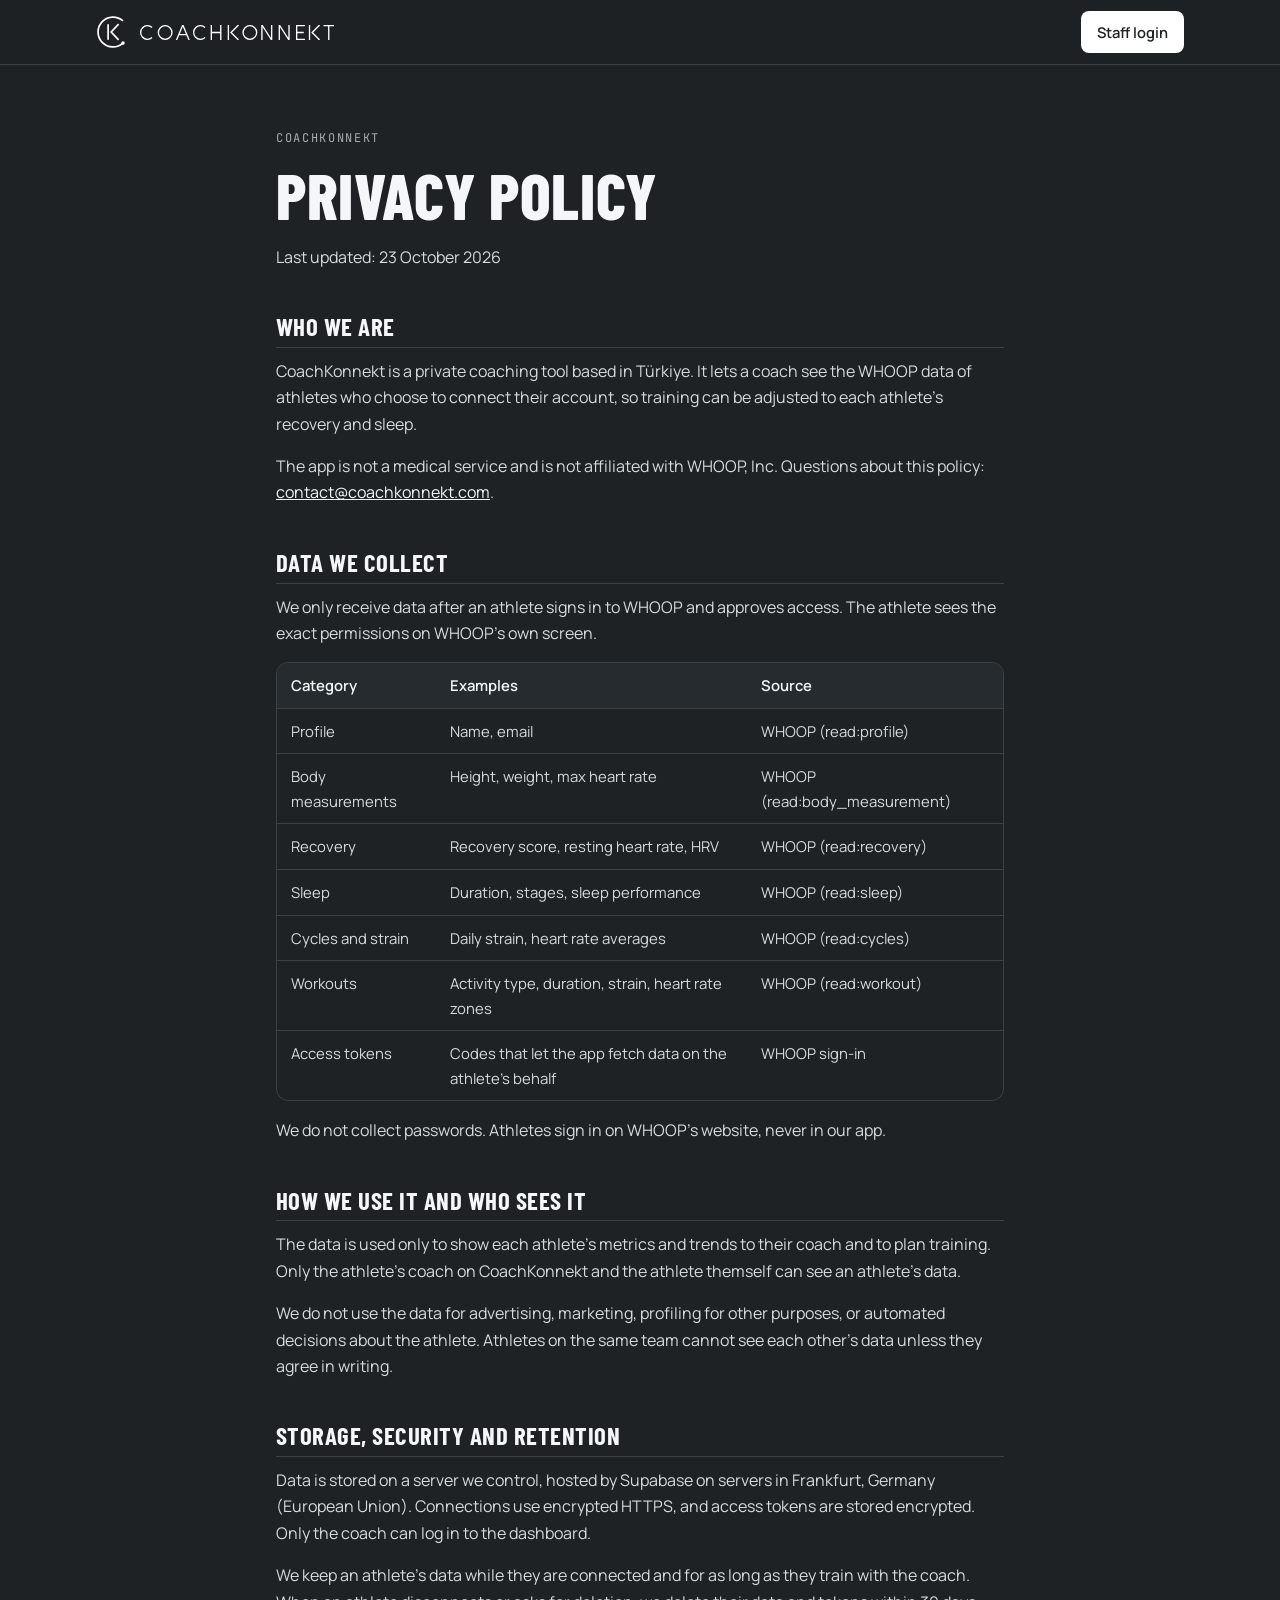
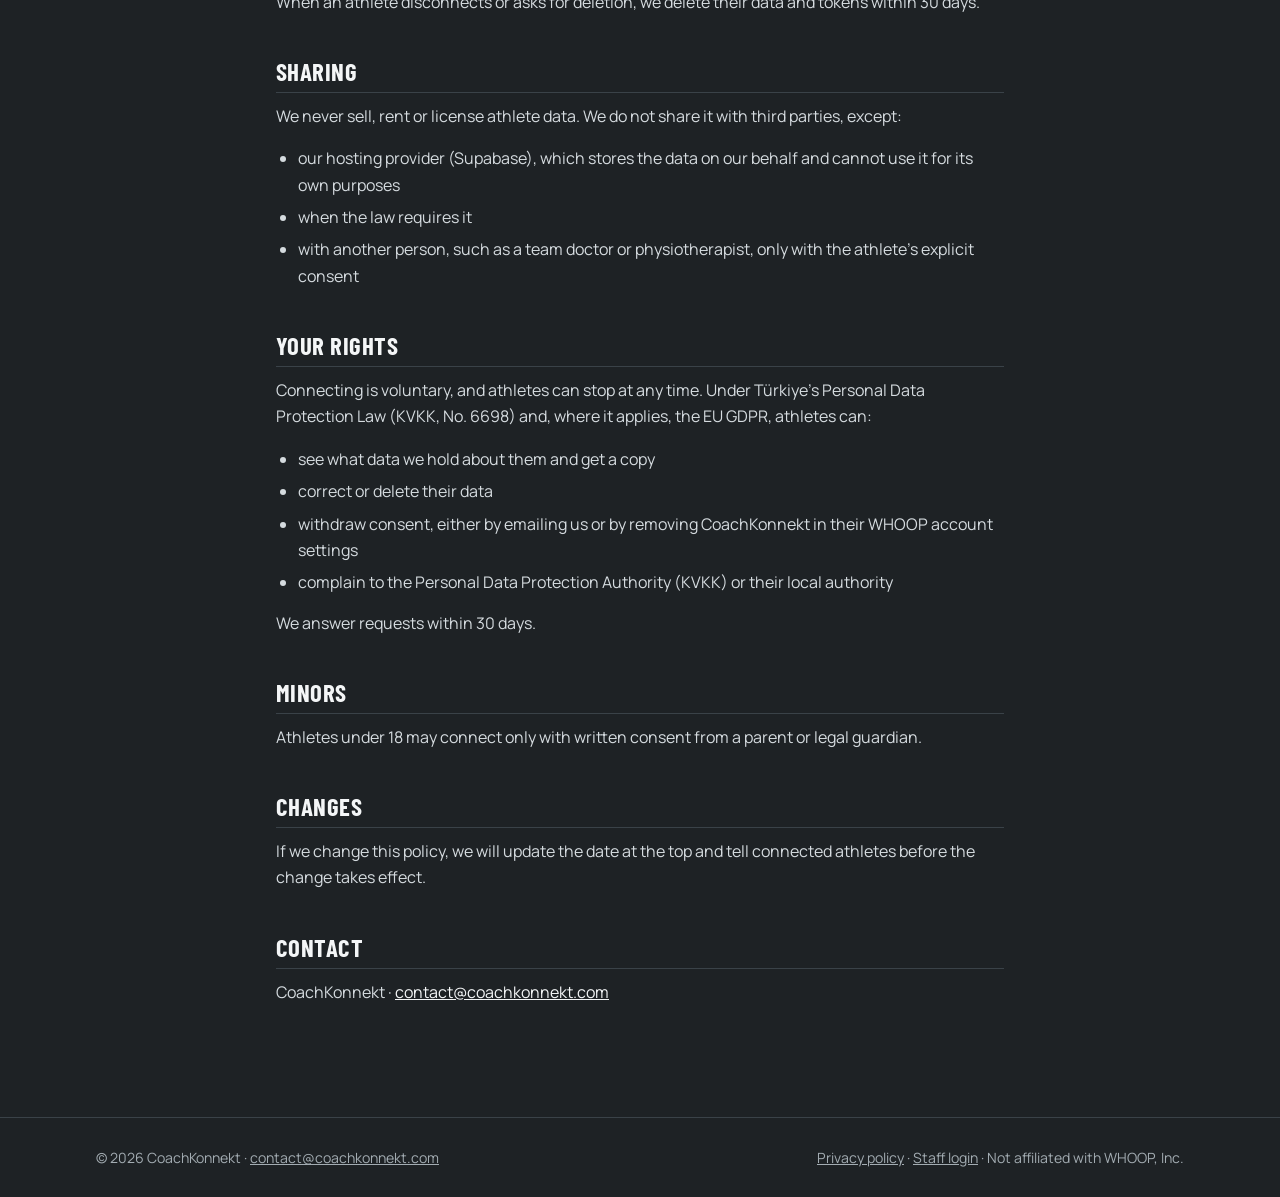
<file: privacy/index.html>
<!doctype html>
<html lang="en">
<head>
<meta charset="utf-8">
<meta name="viewport" content="width=device-width, initial-scale=1">
<title>Privacy policy · CoachKonnekt</title>
<meta name="description" content="How CoachKonnekt collects, uses and protects athletes' WHOOP data.">
<link rel="icon" href="/favicon.ico">
<link rel="apple-touch-icon" href="/img/apple-touch-icon.png">
<link rel="preconnect" href="https://fonts.googleapis.com">
<link rel="preconnect" href="https://fonts.gstatic.com" crossorigin>
<link rel="stylesheet" href="https://fonts.googleapis.com/css2?family=Barlow+Condensed:wght@600;700;800&family=JetBrains+Mono:wght@400;600&family=Manrope:wght@400;500;600;700&display=swap">
<link rel="stylesheet" href="/site.css">
</head>
<body>
<header class="top"><div class="wrap">
  <a class="brand" href="/"><img src="/img/logo.svg" alt=""><img class="wm" src="/img/wordmark-white.svg" alt="CoachKonnekt"></a>
  <nav class="links"><a class="btn" href="/dashboard/">Staff login</a></nav>
</div></header>
<main class="page wide policy">
<p class="kicker">CoachKonnekt</p>
<h1>Privacy policy</h1>
<p class="date">Last updated: 23 October 2026</p>
<h2>Who we are</h2>
<p>CoachKonnekt is a private coaching tool based in Türkiye. It lets a coach see the WHOOP data of athletes who choose to connect their account, so training can be adjusted to each athlete's recovery and sleep.</p>
<p>The app is not a medical service and is not affiliated with WHOOP, Inc. Questions about this policy: <a href="mailto:contact@coachkonnekt.com">contact@coachkonnekt.com</a>.</p>

<h2>Data we collect</h2>
<p>We only receive data after an athlete signs in to WHOOP and approves access. The athlete sees the exact permissions on WHOOP's own screen.</p>
<div class="table-wrap">
<table>
  <tr><th>Category</th><th>Examples</th><th>Source</th></tr>
  <tr><td>Profile</td><td>Name, email</td><td>WHOOP (read:profile)</td></tr>
  <tr><td>Body measurements</td><td>Height, weight, max heart rate</td><td>WHOOP (read:body_measurement)</td></tr>
  <tr><td>Recovery</td><td>Recovery score, resting heart rate, HRV</td><td>WHOOP (read:recovery)</td></tr>
  <tr><td>Sleep</td><td>Duration, stages, sleep performance</td><td>WHOOP (read:sleep)</td></tr>
  <tr><td>Cycles and strain</td><td>Daily strain, heart rate averages</td><td>WHOOP (read:cycles)</td></tr>
  <tr><td>Workouts</td><td>Activity type, duration, strain, heart rate zones</td><td>WHOOP (read:workout)</td></tr>
  <tr><td>Access tokens</td><td>Codes that let the app fetch data on the athlete's behalf</td><td>WHOOP sign-in</td></tr>
</table>
</div>
<p>We do not collect passwords. Athletes sign in on WHOOP's website, never in our app.</p>

<h2>How we use it and who sees it</h2>
<p>The data is used only to show each athlete's metrics and trends to their coach and to plan training. Only the athlete's coach on CoachKonnekt and the athlete themself can see an athlete's data.</p>
<p>We do not use the data for advertising, marketing, profiling for other purposes, or automated decisions about the athlete. Athletes on the same team cannot see each other's data unless they agree in writing.</p>

<h2>Storage, security and retention</h2>
<p>Data is stored on a server we control, hosted by Supabase on servers in Frankfurt, Germany (European Union). Connections use encrypted HTTPS, and access tokens are stored encrypted. Only the coach can log in to the dashboard.</p>
<p>We keep an athlete's data while they are connected and for as long as they train with the coach. When an athlete disconnects or asks for deletion, we delete their data and tokens within 30 days.</p>

<h2>Sharing</h2>
<p>We never sell, rent or license athlete data. We do not share it with third parties, except:</p>
<ul>
  <li>our hosting provider (Supabase), which stores the data on our behalf and cannot use it for its own purposes</li>
  <li>when the law requires it</li>
  <li>with another person, such as a team doctor or physiotherapist, only with the athlete's explicit consent</li>
</ul>

<h2>Your rights</h2>
<p>Connecting is voluntary, and athletes can stop at any time. Under Türkiye's Personal Data Protection Law (KVKK, No. 6698) and, where it applies, the EU GDPR, athletes can:</p>
<ul>
  <li>see what data we hold about them and get a copy</li>
  <li>correct or delete their data</li>
  <li>withdraw consent, either by emailing us or by removing CoachKonnekt in their WHOOP account settings</li>
  <li>complain to the Personal Data Protection Authority (KVKK) or their local authority</li>
</ul>
<p>We answer requests within 30 days.</p>

<h2>Minors</h2>
<p>Athletes under 18 may connect only with written consent from a parent or legal guardian.</p>

<h2>Changes</h2>
<p>If we change this policy, we will update the date at the top and tell connected athletes before the change takes effect.</p>

<h2>Contact</h2>
<p>CoachKonnekt · <a href="mailto:contact@coachkonnekt.com">contact@coachkonnekt.com</a></p>
</main>
<footer class="foot"><div class="wrap">
  <span>© 2026 CoachKonnekt · <a href="mailto:contact@coachkonnekt.com">contact@coachkonnekt.com</a></span>
  <span><a href="/privacy/">Privacy policy</a> · <a href="/dashboard/">Staff login</a> · Not affiliated with WHOOP, Inc.</span>
</div></footer>

</body>
</html>
</file>
<file: site.css>
/* CoachKonnekt public pages: product page, connect, connected, privacy,  */
:root {
  --ink: #1e2225; --pitch: #191c1f; --panel: #262b2f; --panel-2: #2e3439; --line: #3a4248;
  --mute: #a3acb2; --chalk: #f4f6f7; --accent: #ffffff;
  --green: #3ddc84; --yellow: #f5c542; --red: #ff4d5e;
  --display: "Barlow Condensed", "Arial Narrow", sans-serif;
  --mono: "JetBrains Mono", ui-monospace, monospace;
}
* { box-sizing: border-box; }
html, body { margin: 0; }
body { background: var(--ink); color: #d5dbdf; font-family: Manrope, system-ui, -apple-system, "Segoe UI", sans-serif; line-height: 1.65; min-height: 100vh; display: flex; flex-direction: column; }
a { color: var(--chalk); }
[hidden] { display: none !important; }
.wrap { width: 100%; max-width: 1120px; margin: 0 auto; padding: 0 16px; }
main { flex: 1; }

/* header */
.top { position: sticky; top: 0; z-index: 20; background: rgba(30,34,37,.88); backdrop-filter: blur(10px); border-bottom: 1px solid var(--line); }
.top .wrap { display: flex; align-items: center; justify-content: space-between; gap: 12px; min-height: 64px; }
.brand { display: flex; align-items: center; gap: 10px; text-decoration: none; color: var(--chalk); }
.brand img { width: 34px; height: 34px; display: block; }
.brand img.wm { width: auto; height: 15px; }
.brand span { font-family: var(--display); font-size: 1.5rem; font-weight: 700; text-transform: uppercase; letter-spacing: .02em; }
.brand b { font-weight: 800; }
.links { display: flex; align-items: center; gap: 4px; }
.links a { color: var(--mute); text-decoration: none; font-weight: 600; font-size: .92rem; padding: 8px 12px; border-radius: 8px; }
.links a:hover { color: var(--chalk); }
.links a.btn { color: var(--ink); padding: 9px 16px; margin-left: 6px; }
@media (max-width: 640px) { .links a:not(.btn) { display: none; } .brand img.wm { height: 12px; } .links a.btn { padding: 8px 12px; } }

/* buttons */
.btn { display: inline-flex; align-items: center; justify-content: center; gap: 10px; background: var(--accent); color: var(--ink); font-weight: 700; padding: 13px 22px; border-radius: 10px; text-decoration: none; border: 0; font: inherit; font-weight: 700; cursor: pointer; transition: transform .15s; white-space: nowrap; }
.btn:hover { transform: translateY(-2px); }
.btn:focus-visible, a:focus-visible { outline: 3px solid #fff; outline-offset: 3px; }
.btn.ghost { background: rgba(38,43,47,.6); color: var(--chalk); border: 1px solid var(--line); }
.btn.ghost:hover { border-color: var(--chalk); }

/* type */
.kicker { font-family: var(--mono); font-size: .75rem; letter-spacing: .14em; text-transform: uppercase; color: var(--mute); margin: 0 0 14px; }
.display, h1, h2 { font-family: var(--display); text-transform: uppercase; color: var(--chalk); letter-spacing: .01em; }
h1 { font-weight: 800; font-size: clamp(2.6rem, 8vw, 4rem); line-height: .95; margin: 0 0 18px; }
h2 { font-weight: 800; font-size: clamp(2rem, 5vw, 3rem); line-height: 1; margin: 0 0 12px; }
h3 { color: var(--chalk); font-size: 1.1rem; margin: 0 0 6px; }
.lead { font-size: 1.1rem; color: var(--mute); max-width: 58ch; margin: 0 0 32px; }
.muted { color: var(--mute); font-size: .92rem; }

/* hero */
.hero { position: relative; min-height: 86vh; display: flex; align-items: flex-end; overflow: hidden; border-bottom: 1px solid var(--line); }
.hero > img { position: absolute; inset: 0; width: 100%; height: 100%; object-fit: cover; object-position: center 30%; filter: grayscale(.35); }
.hero::after { content: ""; position: absolute; inset: 0; background: linear-gradient(180deg, rgba(30,34,37,.55) 0%, rgba(30,34,37,.35) 35%, rgba(30,34,37,.93) 78%, var(--ink) 100%); }
.hero .wrap { position: relative; z-index: 2; padding-top: 120px; padding-bottom: 72px; }
.hero h1 { font-size: clamp(3rem, 10vw, 6.2rem); max-width: 12ch; }
.hero .lead { color: #d5dbdf; font-size: clamp(1.05rem, 2.2vw, 1.25rem); }
.hero .mark { width: 72px; height: 72px; margin-bottom: 22px; }
.cta { display: flex; gap: 12px; flex-wrap: wrap; }

/* sections */
section { padding: 88px 0; }
.band { background: var(--pitch); border-top: 1px solid var(--line); border-bottom: 1px solid var(--line); }
.grid3 { display: grid; grid-template-columns: repeat(3, 1fr); gap: 16px; }
.card { background: var(--panel); border: 1px solid var(--line); border-radius: 16px; padding: 24px; }
.card .icon { width: 44px; height: 44px; border-radius: 10px; background: var(--panel-2); display: grid; place-items: center; color: var(--chalk); margin-bottom: 16px; }
.card p { margin: 0; color: var(--mute); }
.split { display: grid; grid-template-columns: 1.1fr .9fr; gap: 48px; align-items: center; }
.split img { width: 100%; border-radius: 16px; border: 1px solid var(--line); display: block; filter: grayscale(.25); }
ol.steps { list-style: none; margin: 0; padding: 0; counter-reset: s; }
ol.steps li { counter-increment: s; position: relative; padding: 0 0 26px 62px; }
ol.steps li::before { content: counter(s, decimal-leading-zero); position: absolute; left: 0; top: -4px; font-family: var(--display); font-weight: 800; font-size: 2rem; color: var(--chalk); }
ol.steps p { margin: 0; color: var(--mute); }
.checks { list-style: none; margin: 0 0 24px; padding: 0; display: grid; gap: 12px; }
.checks li { display: flex; gap: 12px; }
.checks svg { flex: none; margin-top: 5px; color: var(--chalk); }
.two { display: grid; grid-template-columns: 1fr 1fr; gap: 14px 32px; }
.legend-dots { display: flex; gap: 18px; flex-wrap: wrap; margin-top: 18px; font-size: .9rem; }
.legend-dots span::before { content: ""; display: inline-block; width: 10px; height: 10px; border-radius: 50%; margin-right: 8px; background: currentColor; box-shadow: 0 0 8px currentColor; }
.center { text-align: center; }
.center .lead { margin-left: auto; margin-right: auto; }

/* narrow pages: connect, connected, privacy */
.page { width: 100%; max-width: 680px; margin: 0 auto; padding: 64px 16px 96px; }
.page.wide { max-width: 760px; }
.page p { margin: 0 0 16px; }
.page h1 span, .hero h1 span { color: var(--accent); text-decoration: underline; text-decoration-thickness: 4px; text-underline-offset: 6px; }
.panel { background: var(--panel); border: 1px solid var(--line); border-radius: 16px; padding: 24px; margin: 28px 0; }
.panel.warn { border-color: rgba(255,77,94,.45); }
.page code { font-family: var(--mono); }

/* privacy policy */
.policy h2 { font-size: 1.55rem; font-weight: 700; letter-spacing: .02em; margin: 44px 0 10px; padding-bottom: 8px; border-bottom: 1px solid var(--line); }
.policy ul { padding-left: 22px; margin: 0 0 14px; }
.policy li { margin-bottom: 6px; }
.policy .table-wrap { overflow-x: auto; margin: 16px 0; border: 1px solid var(--line); border-radius: 12px; }
.policy table { border-collapse: collapse; width: 100%; min-width: 520px; font-size: .93rem; }
.policy th, .policy td { padding: 10px 14px; text-align: left; vertical-align: top; border-bottom: 1px solid var(--line); }
.policy tr:last-child td { border-bottom: 0; }
.policy th { background: var(--panel); color: var(--chalk); font-weight: 600; }

/* footer */
.foot { border-top: 1px solid var(--line); padding: 28px 0; color: var(--mute); font-size: .88rem; }
.foot .wrap { display: flex; justify-content: space-between; gap: 12px; flex-wrap: wrap; }
.foot a { color: var(--mute); }
.foot a:hover { color: var(--chalk); }

@media (max-width: 860px) {
  .grid3, .split, .two { grid-template-columns: 1fr; }
  .split { gap: 32px; }
  section { padding: 64px 0; }
}

/* team board (the demo coach view, shown in a frame, no box around it) */
.example { width: 100%; margin-top: 8px; }
.example iframe { display: block; border: 0; background: #1e2225; color-scheme: dark; transform-origin: 0 0; width: 100%; height: 1700px; }
.z-green { color: var(--green); } .z-yellow { color: var(--yellow); } .z-red { color: var(--red); }
</file>
<file: example/board.css>
/*! tailwindcss v4.3.3 | MIT License | https://tailwindcss.com */
@layer properties{@supports (((-webkit-hyphens:none)) and (not (margin-trim:inline))) or ((-moz-orient:inline) and (not (color:rgb(from red r g b)))){*,:before,:after,::backdrop{--tw-translate-x:0;--tw-translate-y:0;--tw-translate-z:0;--tw-rotate-x:initial;--tw-rotate-y:initial;--tw-rotate-z:initial;--tw-skew-x:initial;--tw-skew-y:initial;--tw-space-y-reverse:0;--tw-border-style:solid;--tw-gradient-position:initial;--tw-gradient-from:#0000;--tw-gradient-via:#0000;--tw-gradient-to:#0000;--tw-gradient-stops:initial;--tw-gradient-via-stops:initial;--tw-gradient-from-position:0%;--tw-gradient-via-position:50%;--tw-gradient-to-position:100%;--tw-leading:initial;--tw-font-weight:initial;--tw-tracking:initial;--tw-ordinal:initial;--tw-slashed-zero:initial;--tw-numeric-figure:initial;--tw-numeric-spacing:initial;--tw-numeric-fraction:initial;--tw-shadow:0 0 #0000;--tw-shadow-color:initial;--tw-shadow-alpha:100%;--tw-inset-shadow:0 0 #0000;--tw-inset-shadow-color:initial;--tw-inset-shadow-alpha:100%;--tw-ring-color:initial;--tw-ring-shadow:0 0 #0000;--tw-inset-ring-color:initial;--tw-inset-ring-shadow:0 0 #0000;--tw-ring-inset:initial;--tw-ring-offset-width:0px;--tw-ring-offset-color:#fff;--tw-ring-offset-shadow:0 0 #0000;--tw-blur:initial;--tw-brightness:initial;--tw-contrast:initial;--tw-grayscale:initial;--tw-hue-rotate:initial;--tw-invert:initial;--tw-opacity:initial;--tw-saturate:initial;--tw-sepia:initial;--tw-drop-shadow:initial;--tw-drop-shadow-color:initial;--tw-drop-shadow-alpha:100%;--tw-drop-shadow-size:initial;--tw-backdrop-blur:initial;--tw-backdrop-brightness:initial;--tw-backdrop-contrast:initial;--tw-backdrop-grayscale:initial;--tw-backdrop-hue-rotate:initial;--tw-backdrop-invert:initial;--tw-backdrop-opacity:initial;--tw-backdrop-saturate:initial;--tw-backdrop-sepia:initial;--tw-outline-style:solid}}}@layer theme{:root,:host{--font-sans:"Manrope", system-ui, sans-serif;--font-mono:"JetBrains Mono", ui-monospace, monospace;--color-black:#000;--spacing:.25rem;--container-md:28rem;--container-xl:36rem;--container-2xl:42rem;--container-3xl:48rem;--container-7xl:80rem;--text-xs:.75rem;--text-xs--line-height:calc(1 / .75);--text-sm:.875rem;--text-sm--line-height:calc(1.25 / .875);--text-base:1rem;--text-base--line-height:calc(1.5 / 1);--text-lg:1.125rem;--text-lg--line-height:calc(1.75 / 1.125);--text-xl:1.25rem;--text-xl--line-height:calc(1.75 / 1.25);--text-2xl:1.5rem;--text-2xl--line-height:calc(2 / 1.5);--text-3xl:1.875rem;--text-3xl--line-height:calc(2.25 / 1.875);--text-4xl:2.25rem;--text-4xl--line-height:calc(2.5 / 2.25);--text-5xl:3rem;--text-5xl--line-height:1;--text-6xl:3.75rem;--text-6xl--line-height:1;--text-7xl:4.5rem;--text-7xl--line-height:1;--text-8xl:6rem;--text-8xl--line-height:1;--font-weight-normal:400;--font-weight-medium:500;--font-weight-semibold:600;--font-weight-bold:700;--font-weight-extrabold:800;--tracking-tight:-.025em;--tracking-wide:.025em;--tracking-wider:.05em;--tracking-widest:.1em;--leading-tight:1.25;--leading-relaxed:1.625;--radius-sm:.25rem;--radius-md:.375rem;--radius-lg:.5rem;--radius-xl:.75rem;--radius-2xl:1rem;--radius-3xl:1.5rem;--blur-md:12px;--blur-3xl:64px;--default-transition-duration:.15s;--default-transition-timing-function:cubic-bezier(.4, 0, .2, 1);--default-font-family:var(--font-sans);--default-mono-font-family:var(--font-mono);--font-display:"Barlow Condensed", "Arial Narrow", sans-serif;--color-ink:#1e2225;--color-pitch:#1a1d20;--color-panel:#262b2f;--color-panel-2:#2e3439;--color-line:#3a4248;--color-mute:#a3acb2;--color-chalk:#f4f6f7;--color-volt:#ffffff;--color-recover-green:#3ddc84;--color-recover-yellow:#f5c542;--color-recover-red:#ff4d5e;--color-strain:#3aa0ff;--color-sleep:#9b8cff;--animate-rise:rise .7s cubic-bezier(.2, .7, .2, 1) both}}@layer base{*,:after,:before,::backdrop{box-sizing:border-box;border:0 solid;margin:0;padding:0}::file-selector-button{box-sizing:border-box;border:0 solid;margin:0;padding:0}html,:host{-webkit-text-size-adjust:100%;tab-size:4;line-height:1.5;font-family:var(--default-font-family,-apple-system, BlinkMacSystemFont, "Segoe UI", Roboto, "Helvetica Neue", "Noto Sans", Arial, sans-serif, "Apple Color Emoji", "Segoe UI Emoji", "Segoe UI Symbol", "Noto Color Emoji");font-feature-settings:var(--default-font-feature-settings,normal);font-variation-settings:var(--default-font-variation-settings,normal);-webkit-tap-highlight-color:transparent}hr{height:0;color:inherit;border-top-width:1px}abbr:where([title]){-webkit-text-decoration:underline dotted;text-decoration:underline dotted}h1,h2,h3,h4,h5,h6{font-size:inherit;font-weight:inherit}a{color:inherit;-webkit-text-decoration:inherit;-webkit-text-decoration:inherit;-webkit-text-decoration:inherit;-webkit-text-decoration:inherit;text-decoration:inherit}b,strong{font-weight:bolder}code,kbd,samp,pre{font-family:var(--default-mono-font-family,ui-monospace, SFMono-Regular, Menlo, Monaco, Consolas, "Liberation Mono", "Courier New", monospace);font-feature-settings:var(--default-mono-font-feature-settings,normal);font-variation-settings:var(--default-mono-font-variation-settings,normal);font-size:1em}small{font-size:80%}sub,sup{vertical-align:baseline;font-size:75%;line-height:0;position:relative}sub{bottom:-.25em}sup{top:-.5em}table{text-indent:0;border-color:inherit;border-collapse:collapse}:-moz-focusring:where(:not(iframe)){outline:auto}progress{vertical-align:baseline}summary{display:list-item}ol,ul,menu{list-style:none}img,svg,video,canvas,audio,iframe,embed,object{vertical-align:middle;display:block}img,video{max-width:100%;height:auto}button,input,select,optgroup,textarea{font:inherit;font-feature-settings:inherit;font-variation-settings:inherit;letter-spacing:inherit;color:inherit;opacity:1;background-color:#0000;border-radius:0}::file-selector-button{font:inherit;font-feature-settings:inherit;font-variation-settings:inherit;letter-spacing:inherit;color:inherit;opacity:1;background-color:#0000;border-radius:0}:where(select:is([multiple],[size])) optgroup{font-weight:bolder}:where(select:is([multiple],[size])) optgroup option{padding-inline-start:20px}::file-selector-button{margin-inline-end:4px}::placeholder{opacity:1}@supports (not ((-webkit-appearance:-apple-pay-button))) or (contain-intrinsic-size:1px){::placeholder{color:currentColor}@supports (color:color-mix(in lab, red, red)){::placeholder{color:color-mix(in oklab, currentcolor 50%, transparent)}}}textarea{resize:vertical}::-webkit-search-decoration{-webkit-appearance:none}::-webkit-date-and-time-value{min-height:1lh;text-align:inherit}::-webkit-datetime-edit{display:inline-flex}::-webkit-datetime-edit-fields-wrapper{padding:0}::-webkit-datetime-edit{padding-block:0}::-webkit-datetime-edit-year-field{padding-block:0}::-webkit-datetime-edit-month-field{padding-block:0}::-webkit-datetime-edit-day-field{padding-block:0}::-webkit-datetime-edit-hour-field{padding-block:0}::-webkit-datetime-edit-minute-field{padding-block:0}::-webkit-datetime-edit-second-field{padding-block:0}::-webkit-datetime-edit-millisecond-field{padding-block:0}::-webkit-datetime-edit-meridiem-field{padding-block:0}::-webkit-calendar-picker-indicator{line-height:1}:-moz-ui-invalid{box-shadow:none}button,input:where([type=button],[type=reset],[type=submit]){appearance:button}::file-selector-button{appearance:button}::-webkit-inner-spin-button{height:auto}::-webkit-outer-spin-button{height:auto}[hidden]:where(:not([hidden=until-found])){display:none!important}}@layer components;@layer utilities{.pointer-events-none{pointer-events:none}.sr-only{clip-path:inset(50%);white-space:nowrap;border-width:0;width:1px;height:1px;margin:-1px;padding:0;position:absolute;overflow:hidden}.absolute{position:absolute}.relative{position:relative}.static{position:static}.sticky{position:sticky}.inset-0{inset:0}.inset-x-0{inset-inline:0}.-top-10{top:calc(var(--spacing) * -10)}.-top-24{top:calc(var(--spacing) * -24)}.-top-40{top:calc(var(--spacing) * -40)}.top-0{top:0}.top-1\/2{top:50%}.-right-3{right:calc(var(--spacing) * -3)}.-right-24{right:calc(var(--spacing) * -24)}.right-4{right:calc(var(--spacing) * 4)}.-bottom-6{bottom:calc(var(--spacing) * -6)}.bottom-0{bottom:0}.-left-40{left:calc(var(--spacing) * -40)}.left-3{left:calc(var(--spacing) * 3)}.isolate{isolation:isolate}.-z-10{z-index:calc(10 * -1)}.z-40{z-index:40}.mx-1{margin-inline:var(--spacing)}.mx-auto{margin-inline:auto}.mt-0\.5{margin-top:calc(var(--spacing) * .5)}.mt-1{margin-top:var(--spacing)}.mt-1\.5{margin-top:calc(var(--spacing) * 1.5)}.mt-2{margin-top:calc(var(--spacing) * 2)}.mt-3{margin-top:calc(var(--spacing) * 3)}.mt-4{margin-top:calc(var(--spacing) * 4)}.mt-5{margin-top:calc(var(--spacing) * 5)}.mt-6{margin-top:calc(var(--spacing) * 6)}.mt-8{margin-top:calc(var(--spacing) * 8)}.mt-9{margin-top:calc(var(--spacing) * 9)}.mt-10{margin-top:calc(var(--spacing) * 10)}.mt-14{margin-top:calc(var(--spacing) * 14)}.mb-5{margin-bottom:calc(var(--spacing) * 5)}.ml-2{margin-left:calc(var(--spacing) * 2)}.ml-3{margin-left:calc(var(--spacing) * 3)}.block{display:block}.flex{display:flex}.grid{display:grid}.hidden{display:none}.inline-block{display:inline-block}.inline-flex{display:inline-flex}.table{display:table}.aspect-\[4\/3\]{aspect-ratio:4/3}.h-1\.5{height:calc(var(--spacing) * 1.5)}.h-2{height:calc(var(--spacing) * 2)}.h-3{height:calc(var(--spacing) * 3)}.h-3\.5{height:calc(var(--spacing) * 3.5)}.h-4{height:calc(var(--spacing) * 4)}.h-5{height:calc(var(--spacing) * 5)}.h-6{height:calc(var(--spacing) * 6)}.h-7{height:calc(var(--spacing) * 7)}.h-8{height:calc(var(--spacing) * 8)}.h-9{height:calc(var(--spacing) * 9)}.h-12{height:calc(var(--spacing) * 12)}.h-16{height:calc(var(--spacing) * 16)}.h-40{height:calc(var(--spacing) * 40)}.h-64{height:calc(var(--spacing) * 64)}.h-72{height:calc(var(--spacing) * 72)}.h-96{height:calc(var(--spacing) * 96)}.h-full{height:100%}.min-h-screen{min-height:100vh}.w-1\.5{width:calc(var(--spacing) * 1.5)}.w-2{width:calc(var(--spacing) * 2)}.w-3{width:calc(var(--spacing) * 3)}.w-3\.5{width:calc(var(--spacing) * 3.5)}.w-4{width:calc(var(--spacing) * 4)}.w-5{width:calc(var(--spacing) * 5)}.w-6{width:calc(var(--spacing) * 6)}.w-7{width:calc(var(--spacing) * 7)}.w-8{width:calc(var(--spacing) * 8)}.w-9{width:calc(var(--spacing) * 9)}.w-12{width:calc(var(--spacing) * 12)}.w-56{width:calc(var(--spacing) * 56)}.w-72{width:calc(var(--spacing) * 72)}.w-96{width:calc(var(--spacing) * 96)}.w-full{width:100%}.w-px{width:1px}.max-w-2xl{max-width:var(--container-2xl)}.max-w-3xl{max-width:var(--container-3xl)}.max-w-7xl{max-width:var(--container-7xl)}.max-w-xl{max-width:var(--container-xl)}.min-w-0{min-width:0}.min-w-\[600px\]{min-width:600px}.min-w-\[860px\]{min-width:860px}.flex-1{flex:1}.shrink-0{flex-shrink:0}.-translate-y-1\/2{--tw-translate-y:calc(calc(1 / 2 * 100%) * -1);translate:var(--tw-translate-x) var(--tw-translate-y)}.-rotate-90{rotate:-90deg}.transform{transform:var(--tw-rotate-x,) var(--tw-rotate-y,) var(--tw-rotate-z,) var(--tw-skew-x,) var(--tw-skew-y,)}.animate-rise{animation:var(--animate-rise)}.cursor-pointer{cursor:pointer}.resize-none{resize:none}.grid-cols-2{grid-template-columns:repeat(2,minmax(0,1fr))}.grid-cols-3{grid-template-columns:repeat(3,minmax(0,1fr))}.grid-cols-6{grid-template-columns:repeat(6,minmax(0,1fr))}.flex-col{flex-direction:column}.flex-wrap{flex-wrap:wrap}.place-items-center{place-items:center}.items-baseline{align-items:baseline}.items-center{align-items:center}.items-end{align-items:flex-end}.items-start{align-items:flex-start}.justify-between{justify-content:space-between}.justify-center{justify-content:center}.gap-1{gap:var(--spacing)}.gap-1\.5{gap:calc(var(--spacing) * 1.5)}.gap-2{gap:calc(var(--spacing) * 2)}.gap-3{gap:calc(var(--spacing) * 3)}.gap-4{gap:calc(var(--spacing) * 4)}.gap-5{gap:calc(var(--spacing) * 5)}.gap-6{gap:calc(var(--spacing) * 6)}.gap-8{gap:calc(var(--spacing) * 8)}.gap-12{gap:calc(var(--spacing) * 12)}.gap-14{gap:calc(var(--spacing) * 14)}.gap-\[3px\]{gap:3px}:where(.space-y-2>:not(:last-child)){--tw-space-y-reverse:0;margin-block-start:calc(calc(var(--spacing) * 2) * var(--tw-space-y-reverse));margin-block-end:calc(calc(var(--spacing) * 2) * calc(1 - var(--tw-space-y-reverse)))}:where(.space-y-3>:not(:last-child)){--tw-space-y-reverse:0;margin-block-start:calc(calc(var(--spacing) * 3) * var(--tw-space-y-reverse));margin-block-end:calc(calc(var(--spacing) * 3) * calc(1 - var(--tw-space-y-reverse)))}:where(.space-y-8>:not(:last-child)){--tw-space-y-reverse:0;margin-block-start:calc(calc(var(--spacing) * 8) * var(--tw-space-y-reverse));margin-block-end:calc(calc(var(--spacing) * 8) * calc(1 - var(--tw-space-y-reverse)))}.self-end{align-self:flex-end}.self-stretch{align-self:stretch}.overflow-hidden{overflow:hidden}.overflow-visible{overflow:visible}.overflow-x-auto{overflow-x:auto}.rounded-2xl{border-radius:var(--radius-2xl)}.rounded-3xl{border-radius:var(--radius-3xl)}.rounded-full{border-radius:2147483647px}.rounded-lg{border-radius:var(--radius-lg)}.rounded-md{border-radius:var(--radius-md)}.rounded-xl{border-radius:var(--radius-xl)}.rounded-t-sm{border-top-left-radius:var(--radius-sm);border-top-right-radius:var(--radius-sm)}.border{border-style:var(--tw-border-style);border-width:1px}.border-\[28px\]{border-style:var(--tw-border-style);border-width:28px}.border-y{border-block-style:var(--tw-border-style);border-block-width:1px}.border-t{border-top-style:var(--tw-border-style);border-top-width:1px}.border-b{border-bottom-style:var(--tw-border-style);border-bottom-width:1px}.border-dashed{--tw-border-style:dashed;border-style:dashed}.border-chalk\/20{border-color:#eef3f133}@supports (color:color-mix(in lab, red, red)){.border-chalk\/20{border-color:color-mix(in oklab, var(--color-chalk) 20%, transparent)}}.border-ink\/10{border-color:#07090a1a}@supports (color:color-mix(in lab, red, red)){.border-ink\/10{border-color:color-mix(in oklab, var(--color-ink) 10%, transparent)}}.border-line{border-color:var(--color-line)}.border-line\/60{border-color:#23303499}@supports (color:color-mix(in lab, red, red)){.border-line\/60{border-color:color-mix(in oklab, var(--color-line) 60%, transparent)}}.border-line\/70{border-color:#233034b3}@supports (color:color-mix(in lab, red, red)){.border-line\/70{border-color:color-mix(in oklab, var(--color-line) 70%, transparent)}}.border-volt{border-color:var(--color-volt)}.border-volt\/30{border-color:#ffffff4d}@supports (color:color-mix(in lab, red, red)){.border-volt\/30{border-color:color-mix(in oklab, var(--color-volt) 30%, transparent)}}.border-volt\/40{border-color:#ffffff66}@supports (color:color-mix(in lab, red, red)){.border-volt\/40{border-color:color-mix(in oklab, var(--color-volt) 40%, transparent)}}.bg-ink{background-color:var(--color-ink)}.bg-ink\/40{background-color:#07090a66}@supports (color:color-mix(in lab, red, red)){.bg-ink\/40{background-color:color-mix(in oklab, var(--color-ink) 40%, transparent)}}.bg-ink\/80{background-color:#07090acc}@supports (color:color-mix(in lab, red, red)){.bg-ink\/80{background-color:color-mix(in oklab, var(--color-ink) 80%, transparent)}}.bg-line{background-color:var(--color-line)}.bg-panel{background-color:var(--color-panel)}.bg-panel-2{background-color:var(--color-panel-2)}.bg-panel\/80{background-color:#12181acc}@supports (color:color-mix(in lab, red, red)){.bg-panel\/80{background-color:color-mix(in oklab, var(--color-panel) 80%, transparent)}}.bg-recover-green{background-color:var(--color-recover-green)}.bg-recover-red{background-color:var(--color-recover-red)}.bg-recover-red\/15{background-color:#ff4d5e26}@supports (color:color-mix(in lab, red, red)){.bg-recover-red\/15{background-color:color-mix(in oklab, var(--color-recover-red) 15%, transparent)}}.bg-recover-yellow{background-color:var(--color-recover-yellow)}.bg-volt{background-color:var(--color-volt)}.bg-volt\/10{background-color:#ffffff1a}@supports (color:color-mix(in lab, red, red)){.bg-volt\/10{background-color:color-mix(in oklab, var(--color-volt) 10%, transparent)}}.bg-volt\/\[0\.06\]{background-color:#ffffff0f}@supports (color:color-mix(in lab, red, red)){.bg-volt\/\[0\.06\]{background-color:color-mix(in oklab, var(--color-volt) 6%, transparent)}}.bg-gradient-to-r{--tw-gradient-position:to right in oklab;background-image:linear-gradient(var(--tw-gradient-stops))}.bg-gradient-to-t{--tw-gradient-position:to top in oklab;background-image:linear-gradient(var(--tw-gradient-stops))}.from-ink{--tw-gradient-from:var(--color-ink);--tw-gradient-stops:var(--tw-gradient-via-stops,var(--tw-gradient-position), var(--tw-gradient-from) var(--tw-gradient-from-position), var(--tw-gradient-to) var(--tw-gradient-to-position))}.via-ink\/85{--tw-gradient-via:#07090ad9}@supports (color:color-mix(in lab, red, red)){.via-ink\/85{--tw-gradient-via:color-mix(in oklab, var(--color-ink) 85%, transparent)}}.via-ink\/85{--tw-gradient-via-stops:var(--tw-gradient-position), var(--tw-gradient-from) var(--tw-gradient-from-position), var(--tw-gradient-via) var(--tw-gradient-via-position), var(--tw-gradient-to) var(--tw-gradient-to-position);--tw-gradient-stops:var(--tw-gradient-via-stops)}.to-ink\/20{--tw-gradient-to:#07090a33}@supports (color:color-mix(in lab, red, red)){.to-ink\/20{--tw-gradient-to:color-mix(in oklab, var(--color-ink) 20%, transparent)}}.to-ink\/20{--tw-gradient-stops:var(--tw-gradient-via-stops,var(--tw-gradient-position), var(--tw-gradient-from) var(--tw-gradient-from-position), var(--tw-gradient-to) var(--tw-gradient-to-position))}.to-transparent{--tw-gradient-to:transparent;--tw-gradient-stops:var(--tw-gradient-via-stops,var(--tw-gradient-position), var(--tw-gradient-from) var(--tw-gradient-from-position), var(--tw-gradient-to) var(--tw-gradient-to-position))}.object-cover{object-fit:cover}.object-center{object-position:center}.p-1{padding:var(--spacing)}.p-2{padding:calc(var(--spacing) * 2)}.p-4{padding:calc(var(--spacing) * 4)}.p-5{padding:calc(var(--spacing) * 5)}.p-6{padding:calc(var(--spacing) * 6)}.p-7{padding:calc(var(--spacing) * 7)}.p-8{padding:calc(var(--spacing) * 8)}.p-10{padding:calc(var(--spacing) * 10)}.px-2{padding-inline:calc(var(--spacing) * 2)}.px-2\.5{padding-inline:calc(var(--spacing) * 2.5)}.px-3{padding-inline:calc(var(--spacing) * 3)}.px-4{padding-inline:calc(var(--spacing) * 4)}.px-5{padding-inline:calc(var(--spacing) * 5)}.px-6{padding-inline:calc(var(--spacing) * 6)}.px-8{padding-inline:calc(var(--spacing) * 8)}.py-0\.5{padding-block:calc(var(--spacing) * .5)}.py-1{padding-block:var(--spacing)}.py-1\.5{padding-block:calc(var(--spacing) * 1.5)}.py-2{padding-block:calc(var(--spacing) * 2)}.py-2\.5{padding-block:calc(var(--spacing) * 2.5)}.py-3{padding-block:calc(var(--spacing) * 3)}.py-8{padding-block:calc(var(--spacing) * 8)}.py-10{padding-block:calc(var(--spacing) * 10)}.py-14{padding-block:calc(var(--spacing) * 14)}.py-20{padding-block:calc(var(--spacing) * 20)}.py-24{padding-block:calc(var(--spacing) * 24)}.pt-5{padding-top:calc(var(--spacing) * 5)}.pt-8{padding-top:calc(var(--spacing) * 8)}.pt-20{padding-top:calc(var(--spacing) * 20)}.pr-3{padding-right:calc(var(--spacing) * 3)}.pr-4{padding-right:calc(var(--spacing) * 4)}.pb-24{padding-bottom:calc(var(--spacing) * 24)}.pb-28{padding-bottom:calc(var(--spacing) * 28)}.pl-9{padding-left:calc(var(--spacing) * 9)}.text-center{text-align:center}.text-left{text-align:left}.text-right{text-align:right}.font-display{font-family:var(--font-display)}.font-mono{font-family:var(--font-mono)}.text-2xl{font-size:var(--text-2xl);line-height:var(--tw-leading,var(--text-2xl--line-height))}.text-3xl{font-size:var(--text-3xl);line-height:var(--tw-leading,var(--text-3xl--line-height))}.text-4xl{font-size:var(--text-4xl);line-height:var(--tw-leading,var(--text-4xl--line-height))}.text-5xl{font-size:var(--text-5xl);line-height:var(--tw-leading,var(--text-5xl--line-height))}.text-6xl{font-size:var(--text-6xl);line-height:var(--tw-leading,var(--text-6xl--line-height))}.text-base{font-size:var(--text-base);line-height:var(--tw-leading,var(--text-base--line-height))}.text-lg{font-size:var(--text-lg);line-height:var(--tw-leading,var(--text-lg--line-height))}.text-sm{font-size:var(--text-sm);line-height:var(--tw-leading,var(--text-sm--line-height))}.text-xl{font-size:var(--text-xl);line-height:var(--tw-leading,var(--text-xl--line-height))}.text-xs{font-size:var(--text-xs);line-height:var(--tw-leading,var(--text-xs--line-height))}.text-\[10px\]{font-size:10px}.text-\[14rem\]{font-size:14rem}.leading-\[0\.9\]{--tw-leading:.9;line-height:.9}.leading-none{--tw-leading:1;line-height:1}.leading-relaxed{--tw-leading:var(--leading-relaxed);line-height:var(--leading-relaxed)}.leading-tight{--tw-leading:var(--leading-tight);line-height:var(--leading-tight)}.font-bold{--tw-font-weight:var(--font-weight-bold);font-weight:var(--font-weight-bold)}.font-extrabold{--tw-font-weight:var(--font-weight-extrabold);font-weight:var(--font-weight-extrabold)}.font-medium{--tw-font-weight:var(--font-weight-medium);font-weight:var(--font-weight-medium)}.font-normal{--tw-font-weight:var(--font-weight-normal);font-weight:var(--font-weight-normal)}.font-semibold{--tw-font-weight:var(--font-weight-semibold);font-weight:var(--font-weight-semibold)}.tracking-tight{--tw-tracking:var(--tracking-tight);letter-spacing:var(--tracking-tight)}.tracking-wide{--tw-tracking:var(--tracking-wide);letter-spacing:var(--tracking-wide)}.tracking-wider{--tw-tracking:var(--tracking-wider);letter-spacing:var(--tracking-wider)}.tracking-widest{--tw-tracking:var(--tracking-widest);letter-spacing:var(--tracking-widest)}.\!text-chalk{color:var(--color-chalk)!important}.text-chalk{color:var(--color-chalk)}.text-chalk\/80{color:#eef3f1cc}@supports (color:color-mix(in lab, red, red)){.text-chalk\/80{color:color-mix(in oklab, var(--color-chalk) 80%, transparent)}}.text-chalk\/\[0\.04\]{color:#eef3f10a}@supports (color:color-mix(in lab, red, red)){.text-chalk\/\[0\.04\]{color:color-mix(in oklab, var(--color-chalk) 4%, transparent)}}.text-ink{color:var(--color-ink)}.text-ink\/75{color:#07090abf}@supports (color:color-mix(in lab, red, red)){.text-ink\/75{color:color-mix(in oklab, var(--color-ink) 75%, transparent)}}.text-line{color:var(--color-line)}.text-mute{color:var(--color-mute)}.text-recover-green{color:var(--color-recover-green)}.text-recover-red{color:var(--color-recover-red)}.text-recover-yellow{color:var(--color-recover-yellow)}.text-sleep{color:var(--color-sleep)}.text-strain{color:var(--color-strain)}.text-volt{color:var(--color-volt)}.uppercase{text-transform:uppercase}.tabular-nums{--tw-numeric-spacing:tabular-nums;font-variant-numeric:var(--tw-ordinal,) var(--tw-slashed-zero,) var(--tw-numeric-figure,) var(--tw-numeric-spacing,) var(--tw-numeric-fraction,)}.opacity-40{opacity:.4}.opacity-55{opacity:.55}.opacity-70{opacity:.7}.shadow-2xl{--tw-shadow:0 25px 50px -12px var(--tw-shadow-color,#00000040);box-shadow:var(--tw-inset-shadow), var(--tw-inset-ring-shadow), var(--tw-ring-offset-shadow), var(--tw-ring-shadow), var(--tw-shadow)}.shadow-xl{--tw-shadow:0 20px 25px -5px var(--tw-shadow-color,#0000001a), 0 8px 10px -6px var(--tw-shadow-color,#0000001a);box-shadow:var(--tw-inset-shadow), var(--tw-inset-ring-shadow), var(--tw-ring-offset-shadow), var(--tw-ring-shadow), var(--tw-shadow)}.ring,.ring-1{--tw-ring-shadow:var(--tw-ring-inset,) 0 0 0 calc(1px + var(--tw-ring-offset-width)) var(--tw-ring-color,currentcolor);box-shadow:var(--tw-inset-shadow), var(--tw-inset-ring-shadow), var(--tw-ring-offset-shadow), var(--tw-ring-shadow), var(--tw-shadow)}.shadow-black\/50{--tw-shadow-color:#00000080}@supports (color:color-mix(in lab, red, red)){.shadow-black\/50{--tw-shadow-color:color-mix(in oklab, color-mix(in oklab, var(--color-black) 50%, transparent) var(--tw-shadow-alpha), transparent)}}.ring-recover-green\/40{--tw-ring-color:#3ddc8466}@supports (color:color-mix(in lab, red, red)){.ring-recover-green\/40{--tw-ring-color:color-mix(in oklab, var(--color-recover-green) 40%, transparent)}}.ring-recover-red\/40{--tw-ring-color:#ff4d5e66}@supports (color:color-mix(in lab, red, red)){.ring-recover-red\/40{--tw-ring-color:color-mix(in oklab, var(--color-recover-red) 40%, transparent)}}.ring-recover-yellow\/40{--tw-ring-color:#f5c54266}@supports (color:color-mix(in lab, red, red)){.ring-recover-yellow\/40{--tw-ring-color:color-mix(in oklab, var(--color-recover-yellow) 40%, transparent)}}.blur-3xl{--tw-blur:blur(var(--blur-3xl));filter:var(--tw-blur,) var(--tw-brightness,) var(--tw-contrast,) var(--tw-grayscale,) var(--tw-hue-rotate,) var(--tw-invert,) var(--tw-saturate,) var(--tw-sepia,) var(--tw-drop-shadow,)}.filter{filter:var(--tw-blur,) var(--tw-brightness,) var(--tw-contrast,) var(--tw-grayscale,) var(--tw-hue-rotate,) var(--tw-invert,) var(--tw-saturate,) var(--tw-sepia,) var(--tw-drop-shadow,)}.backdrop-blur{--tw-backdrop-blur:blur(8px);-webkit-backdrop-filter:var(--tw-backdrop-blur,) var(--tw-backdrop-brightness,) var(--tw-backdrop-contrast,) var(--tw-backdrop-grayscale,) var(--tw-backdrop-hue-rotate,) var(--tw-backdrop-invert,) var(--tw-backdrop-opacity,) var(--tw-backdrop-saturate,) var(--tw-backdrop-sepia,);backdrop-filter:var(--tw-backdrop-blur,) var(--tw-backdrop-brightness,) var(--tw-backdrop-contrast,) var(--tw-backdrop-grayscale,) var(--tw-backdrop-hue-rotate,) var(--tw-backdrop-invert,) var(--tw-backdrop-opacity,) var(--tw-backdrop-saturate,) var(--tw-backdrop-sepia,)}.backdrop-blur-md{--tw-backdrop-blur:blur(var(--blur-md));-webkit-backdrop-filter:var(--tw-backdrop-blur,) var(--tw-backdrop-brightness,) var(--tw-backdrop-contrast,) var(--tw-backdrop-grayscale,) var(--tw-backdrop-hue-rotate,) var(--tw-backdrop-invert,) var(--tw-backdrop-opacity,) var(--tw-backdrop-saturate,) var(--tw-backdrop-sepia,);backdrop-filter:var(--tw-backdrop-blur,) var(--tw-backdrop-brightness,) var(--tw-backdrop-contrast,) var(--tw-backdrop-grayscale,) var(--tw-backdrop-hue-rotate,) var(--tw-backdrop-invert,) var(--tw-backdrop-opacity,) var(--tw-backdrop-saturate,) var(--tw-backdrop-sepia,)}.transition{transition-property:color,background-color,border-color,outline-color,text-decoration-color,fill,stroke,--tw-gradient-from,--tw-gradient-via,--tw-gradient-to,opacity,box-shadow,transform,translate,scale,rotate,filter,-webkit-backdrop-filter,backdrop-filter,display,content-visibility,overlay,pointer-events;transition-timing-function:var(--tw-ease,var(--default-transition-timing-function));transition-duration:var(--tw-duration,var(--default-transition-duration))}.transition-colors{transition-property:color,background-color,border-color,outline-color,text-decoration-color,fill,stroke,--tw-gradient-from,--tw-gradient-via,--tw-gradient-to;transition-timing-function:var(--tw-ease,var(--default-transition-timing-function));transition-duration:var(--tw-duration,var(--default-transition-duration))}.transition-opacity{transition-property:opacity;transition-timing-function:var(--tw-ease,var(--default-transition-timing-function));transition-duration:var(--tw-duration,var(--default-transition-duration))}.transition-transform{transition-property:transform,translate,scale,rotate;transition-timing-function:var(--tw-ease,var(--default-transition-timing-function));transition-duration:var(--tw-duration,var(--default-transition-duration))}.select-none{-webkit-user-select:none;user-select:none}.\[animation-delay\:120ms\]{animation-delay:.12s}.\[animation-delay\:150ms\]{animation-delay:.15s}@media (hover:hover){.group-hover\:translate-x-0\.5:is(:where(.group):hover *){--tw-translate-x:calc(var(--spacing) * .5);translate:var(--tw-translate-x) var(--tw-translate-y)}.group-hover\:translate-x-1:is(:where(.group):hover *){--tw-translate-x:var(--spacing);translate:var(--tw-translate-x) var(--tw-translate-y)}.group-hover\:-rotate-6:is(:where(.group):hover *){rotate:-6deg}.group-hover\:text-volt:is(:where(.group):hover *){color:var(--color-volt)}}.placeholder\:text-mute::placeholder{color:var(--color-mute)}.last\:border-0:last-child{border-style:var(--tw-border-style);border-width:0}@media (hover:hover){.hover\:-translate-y-1:hover{--tw-translate-y:calc(var(--spacing) * -1);translate:var(--tw-translate-x) var(--tw-translate-y)}.hover\:border-chalk\/50:hover{border-color:#eef3f180}@supports (color:color-mix(in lab, red, red)){.hover\:border-chalk\/50:hover{border-color:color-mix(in oklab, var(--color-chalk) 50%, transparent)}}.hover\:border-volt:hover{border-color:var(--color-volt)}.hover\:border-volt\/40:hover{border-color:#ffffff66}@supports (color:color-mix(in lab, red, red)){.hover\:border-volt\/40:hover{border-color:color-mix(in oklab, var(--color-volt) 40%, transparent)}}.hover\:border-volt\/60:hover{border-color:#ffffff99}@supports (color:color-mix(in lab, red, red)){.hover\:border-volt\/60:hover{border-color:color-mix(in oklab, var(--color-volt) 60%, transparent)}}.hover\:bg-panel-2:hover{background-color:var(--color-panel-2)}.hover\:bg-pitch:hover{background-color:var(--color-pitch)}.hover\:text-chalk:hover{color:var(--color-chalk)}.hover\:text-volt:hover{color:var(--color-volt)}.hover\:brightness-110:hover{--tw-brightness:brightness(110%);filter:var(--tw-blur,) var(--tw-brightness,) var(--tw-contrast,) var(--tw-grayscale,) var(--tw-hue-rotate,) var(--tw-invert,) var(--tw-saturate,) var(--tw-sepia,) var(--tw-drop-shadow,)}}.focus\:border-volt:focus{border-color:var(--color-volt)}.focus\:outline-none:focus{--tw-outline-style:none;outline-style:none}.focus-visible\:outline-2:focus-visible{outline-style:var(--tw-outline-style);outline-width:2px}.focus-visible\:outline-volt:focus-visible{outline-color:var(--color-volt)}.active\:scale-\[0\.98\]:active{scale:.98}@media (width>=40rem){.sm\:-right-8{right:calc(var(--spacing) * -8)}.sm\:inline-block{display:inline-block}.sm\:max-w-md{max-width:var(--container-md)}.sm\:grid-cols-2{grid-template-columns:repeat(2,minmax(0,1fr))}.sm\:grid-cols-5{grid-template-columns:repeat(5,minmax(0,1fr))}.sm\:p-10{padding:calc(var(--spacing) * 10)}.sm\:px-6{padding-inline:calc(var(--spacing) * 6)}.sm\:px-14{padding-inline:calc(var(--spacing) * 14)}.sm\:text-5xl{font-size:var(--text-5xl);line-height:var(--tw-leading,var(--text-5xl--line-height))}.sm\:text-6xl{font-size:var(--text-6xl);line-height:var(--tw-leading,var(--text-6xl--line-height))}.sm\:text-7xl{font-size:var(--text-7xl);line-height:var(--tw-leading,var(--text-7xl--line-height))}}@media (width>=48rem){.md\:flex{display:flex}.md\:grid-cols-3{grid-template-columns:repeat(3,minmax(0,1fr))}.md\:flex-row{flex-direction:row}.md\:items-center{align-items:center}.md\:justify-between{justify-content:space-between}}@media (width>=64rem){.lg\:grid-cols-2{grid-template-columns:repeat(2,minmax(0,1fr))}.lg\:grid-cols-4{grid-template-columns:repeat(4,minmax(0,1fr))}.lg\:grid-cols-\[1\.2fr_1fr\]{grid-template-columns:1.2fr 1fr}.lg\:grid-cols-\[1fr_1\.2fr\]{grid-template-columns:1fr 1.2fr}.lg\:grid-cols-\[1fr_340px\]{grid-template-columns:1fr 340px}.lg\:px-8{padding-inline:calc(var(--spacing) * 8)}.lg\:pt-14{padding-top:calc(var(--spacing) * 14)}.lg\:pt-28{padding-top:calc(var(--spacing) * 28)}.lg\:pb-36{padding-bottom:calc(var(--spacing) * 36)}.lg\:text-8xl{font-size:var(--text-8xl);line-height:var(--tw-leading,var(--text-8xl--line-height))}}}@keyframes rise{0%{opacity:0;transform:translateY(14px)}to{opacity:1;transform:translateY(0)}}html{background:var(--color-ink);--lightningcss-light: ;--lightningcss-dark:initial;color-scheme:dark}body{background-color:var(--color-ink);font-family:var(--font-sans);color:var(--color-chalk);-webkit-font-smoothing:antialiased;-moz-osx-font-smoothing:grayscale;margin:0}.grain:after{content:"";pointer-events:none;z-index:50;opacity:.06;background-image:url("data:image/svg+xml,%3Csvg xmlns='http://www.w3.org/2000/svg' width='160' height='160'%3E%3Cfilter id='n'%3E%3CfeTurbulence type='fractalNoise' baseFrequency='0.9' numOctaves='2'/%3E%3C/filter%3E%3Crect width='100%25' height='100%25' filter='url(%23n)'/%3E%3C/svg%3E");position:fixed;inset:0}.pitch-lines{background-image:linear-gradient(90deg,#ffffff09 1px,#0000 1px),linear-gradient(#ffffff09 1px,#0000 1px);background-size:48px 48px}@media (prefers-reduced-motion:reduce){*,:before,:after{transition-duration:.01ms!important;animation-duration:.01ms!important;animation-iteration-count:1!important}}@property --tw-translate-x{syntax:"*";inherits:false;initial-value:0}@property --tw-translate-y{syntax:"*";inherits:false;initial-value:0}@property --tw-translate-z{syntax:"*";inherits:false;initial-value:0}@property --tw-rotate-x{syntax:"*";inherits:false}@property --tw-rotate-y{syntax:"*";inherits:false}@property --tw-rotate-z{syntax:"*";inherits:false}@property --tw-skew-x{syntax:"*";inherits:false}@property --tw-skew-y{syntax:"*";inherits:false}@property --tw-space-y-reverse{syntax:"*";inherits:false;initial-value:0}@property --tw-border-style{syntax:"*";inherits:false;initial-value:solid}@property --tw-gradient-position{syntax:"*";inherits:false}@property --tw-gradient-from{syntax:"<color>";inherits:false;initial-value:#0000}@property --tw-gradient-via{syntax:"<color>";inherits:false;initial-value:#0000}@property --tw-gradient-to{syntax:"<color>";inherits:false;initial-value:#0000}@property --tw-gradient-stops{syntax:"*";inherits:false}@property --tw-gradient-via-stops{syntax:"*";inherits:false}@property --tw-gradient-from-position{syntax:"<length-percentage>";inherits:false;initial-value:0%}@property --tw-gradient-via-position{syntax:"<length-percentage>";inherits:false;initial-value:50%}@property --tw-gradient-to-position{syntax:"<length-percentage>";inherits:false;initial-value:100%}@property --tw-leading{syntax:"*";inherits:false}@property --tw-font-weight{syntax:"*";inherits:false}@property --tw-tracking{syntax:"*";inherits:false}@property --tw-ordinal{syntax:"*";inherits:false}@property --tw-slashed-zero{syntax:"*";inherits:false}@property --tw-numeric-figure{syntax:"*";inherits:false}@property --tw-numeric-spacing{syntax:"*";inherits:false}@property --tw-numeric-fraction{syntax:"*";inherits:false}@property --tw-shadow{syntax:"*";inherits:false;initial-value:0 0 #0000}@property --tw-shadow-color{syntax:"*";inherits:false}@property --tw-shadow-alpha{syntax:"<percentage>";inherits:false;initial-value:100%}@property --tw-inset-shadow{syntax:"*";inherits:false;initial-value:0 0 #0000}@property --tw-inset-shadow-color{syntax:"*";inherits:false}@property --tw-inset-shadow-alpha{syntax:"<percentage>";inherits:false;initial-value:100%}@property --tw-ring-color{syntax:"*";inherits:false}@property --tw-ring-shadow{syntax:"*";inherits:false;initial-value:0 0 #0000}@property --tw-inset-ring-color{syntax:"*";inherits:false}@property --tw-inset-ring-shadow{syntax:"*";inherits:false;initial-value:0 0 #0000}@property --tw-ring-inset{syntax:"*";inherits:false}@property --tw-ring-offset-width{syntax:"<length>";inherits:false;initial-value:0}@property --tw-ring-offset-color{syntax:"*";inherits:false;initial-value:#fff}@property --tw-ring-offset-shadow{syntax:"*";inherits:false;initial-value:0 0 #0000}@property --tw-blur{syntax:"*";inherits:false}@property --tw-brightness{syntax:"*";inherits:false}@property --tw-contrast{syntax:"*";inherits:false}@property --tw-grayscale{syntax:"*";inherits:false}@property --tw-hue-rotate{syntax:"*";inherits:false}@property --tw-invert{syntax:"*";inherits:false}@property --tw-opacity{syntax:"*";inherits:false}@property --tw-saturate{syntax:"*";inherits:false}@property --tw-sepia{syntax:"*";inherits:false}@property --tw-drop-shadow{syntax:"*";inherits:false}@property --tw-drop-shadow-color{syntax:"*";inherits:false}@property --tw-drop-shadow-alpha{syntax:"<percentage>";inherits:false;initial-value:100%}@property --tw-drop-shadow-size{syntax:"*";inherits:false}@property --tw-backdrop-blur{syntax:"*";inherits:false}@property --tw-backdrop-brightness{syntax:"*";inherits:false}@property --tw-backdrop-contrast{syntax:"*";inherits:false}@property --tw-backdrop-grayscale{syntax:"*";inherits:false}@property --tw-backdrop-hue-rotate{syntax:"*";inherits:false}@property --tw-backdrop-invert{syntax:"*";inherits:false}@property --tw-backdrop-opacity{syntax:"*";inherits:false}@property --tw-backdrop-saturate{syntax:"*";inherits:false}@property --tw-backdrop-sepia{syntax:"*";inherits:false}@property --tw-outline-style{syntax:"*";inherits:false;initial-value:solid}
</file>
